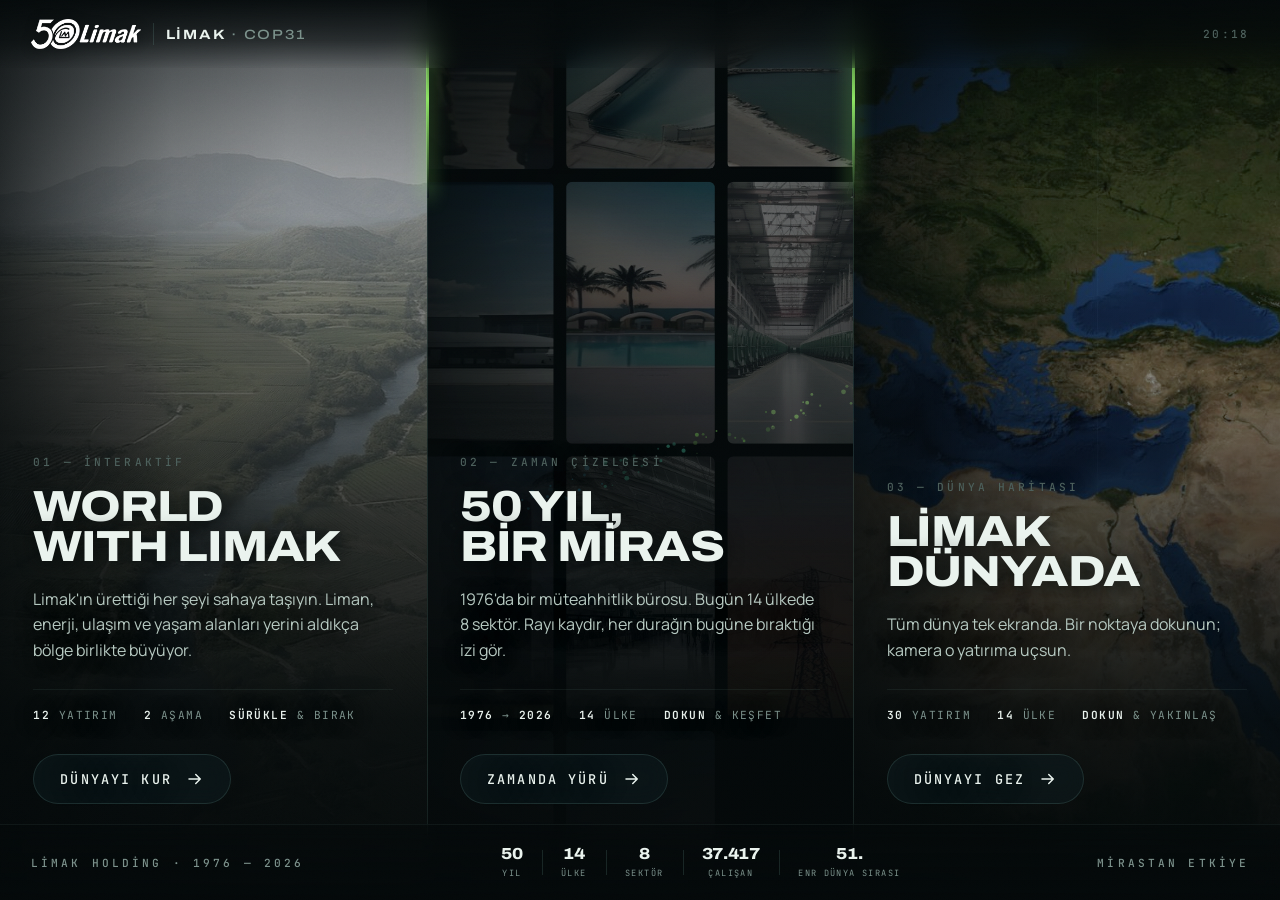
<file: index.html>
<!DOCTYPE html>
<html lang="tr">
<head>
<meta charset="utf-8">
<meta name="viewport" content="width=device-width, initial-scale=1, viewport-fit=cover">
<title>Limak · COP31 Deneyimi</title>
<meta name="description" content="Limak'ın 50 yıllık mirası ve yarattığı dünya — üç interaktif deneyim.">
<link rel="stylesheet" href="assets/css/base.css?v=39">
<link rel="stylesheet" href="assets/css/index.css?v=39">
<link rel="icon" href="data:image/svg+xml,%3Csvg xmlns='http://www.w3.org/2000/svg' viewBox='0 0 32 32'%3E%3Crect width='32' height='32' rx='9' fill='%238ce563'/%3E%3Cpath d='M11 8v13h10' stroke='%2304090a' stroke-width='3.4' fill='none' stroke-linecap='square'/%3E%3C/svg%3E">
</head>
<body class="home">

<!-- ── üst çubuk ───────────────────────────────────────── -->
<header class="topbar">
  <span class="brand">
    <img class="brand__logo" src="assets/img/logo-50yil.png" alt="Limak — 50. yıl" decoding="async">
    <span class="brand__sep" aria-hidden="true"></span>
    <span class="brand__text">Limak <em>· COP31</em></span>
  </span>
  <span class="topbar__clock eyebrow tabular" id="clock">--:--</span>
</header>

<!-- ── diptik ──────────────────────────────────────────── -->
<main class="diptych" id="diptych">

  <!-- ═══ SOL: WORLD WITH LIMAK ═══ -->
  <a class="panel panel--world" href="world.html" data-panel="world">
    <div class="panel__art">
      <img class="prev prev--base"  src="assets/img/scene/plate-base.jpg"  alt="" decoding="async">
      <img class="prev prev--alive" src="assets/img/scene/plate-alive.jpg" alt="" decoding="async">
      <span class="prev__ring"></span>
      <span class="panel__scrim"></span>
    </div>

    <div class="panel__body">
      <span class="panel__index eyebrow">01 — İnteraktif</span>
      <h2 class="panel__title" lang="en">World<br>with Limak</h2>
      <p class="panel__lede">Limak'ın ürettiği her şeyi sahaya taşıyın. Liman, enerji, ulaşım ve yaşam alanları yerini aldıkça bölge birlikte büyüyor.</p>
      <ul class="panel__meta">
        <li><b class="tabular">12</b> yatırım</li>
        <li><b class="tabular">2</b> aşama</li>
        <li><b>Sürükle</b> &amp; bırak</li>
      </ul>
      <span class="panel__cta">
        <span>Dünyayı kur</span>
        <svg viewBox="0 0 24 24" aria-hidden="true"><path d="M4 12h15m0 0-6-6m6 6-6 6" fill="none" stroke="currentColor" stroke-width="2" stroke-linecap="round" stroke-linejoin="round"/></svg>
      </span>
    </div>
  </a>

  <!-- ═══ SAĞ: 50 YIL ═══ -->
  <a class="panel panel--time" href="timeline.html" data-panel="time">
    <div class="panel__art">
      <div class="strip" id="strip" aria-hidden="true"></div>
      <canvas class="rail__px" id="railPx"></canvas>
      <span class="panel__scrim"></span>
    </div>

    <div class="panel__body">
      <span class="panel__index eyebrow">02 — Zaman çizelgesi</span>
      <h2 class="panel__title">50 Yıl,<br>Bir Miras</h2>
      <p class="panel__lede">1976'da bir müteahhitlik bürosu. Bugün 14 ülkede 8 sektör. Rayı kaydır, her durağın bugüne bıraktığı izi gör.</p>
      <ul class="panel__meta">
        <li><b class="tabular">1976</b> → <b class="tabular">2026</b></li>
        <li><b class="tabular">14</b> ülke</li>
        <li><b>Dokun</b> &amp; keşfet</li>
      </ul>
      <span class="panel__cta">
        <span>Zamanda yürü</span>
        <svg viewBox="0 0 24 24" aria-hidden="true"><path d="M4 12h15m0 0-6-6m6 6-6 6" fill="none" stroke="currentColor" stroke-width="2" stroke-linecap="round" stroke-linejoin="round"/></svg>
      </span>
    </div>
  </a>

  <!-- ═══ 3: LİMAK DÜNYADA ═══ -->
  <a class="panel panel--harita" href="harita.html" data-panel="harita">
    <div class="panel__art">
      <img class="prev prev--harita" src="assets/img/dunya/onizleme.jpg" alt="" decoding="async">
      <span class="panel__scrim"></span>
    </div>

    <div class="panel__body">
      <span class="panel__index eyebrow">03 — Dünya haritası</span>
      <h2 class="panel__title">Limak<br>Dünyada</h2>
      <p class="panel__lede">Tüm dünya tek ekranda. Bir noktaya dokunun; kamera o yatırıma uçsun.</p>
      <ul class="panel__meta">
        <li><b class="tabular">30</b> yatırım</li>
        <li><b class="tabular">14</b> ülke</li>
        <li><b>Dokun</b> &amp; yakınlaş</li>
      </ul>
      <span class="panel__cta">
        <span>Dünyayı gez</span>
        <svg viewBox="0 0 24 24" aria-hidden="true"><path d="M4 12h15m0 0-6-6m6 6-6 6" fill="none" stroke="currentColor" stroke-width="2" stroke-linecap="round" stroke-linejoin="round"/></svg>
      </span>
    </div>
  </a>

  <!-- yaşayan dikiş -->
  <span class="seam" id="seam"><i></i></span>
  <span class="seam seam--2" id="seam2"><i></i></span>
</main>

<footer class="homefoot">
  <span class="eyebrow">Limak Holding · 1976 — 2026</span>
  <ul class="scalebar scalebar--home" id="homeScale" aria-label="Limak Şirketler Grubu ölçeği"></ul>
  <span class="eyebrow">Mirastan etkiye</span>
</footer>

<span class="grain" aria-hidden="true"></span>
<script src="assets/data/timeline.js?v=39"></script>
<script src="assets/data/sectors.js?v=39"></script>
<script src="assets/js/scalebar.js?v=39"></script>
<script src="assets/js/home.js?v=39"></script>
</body>
</html>
</file>
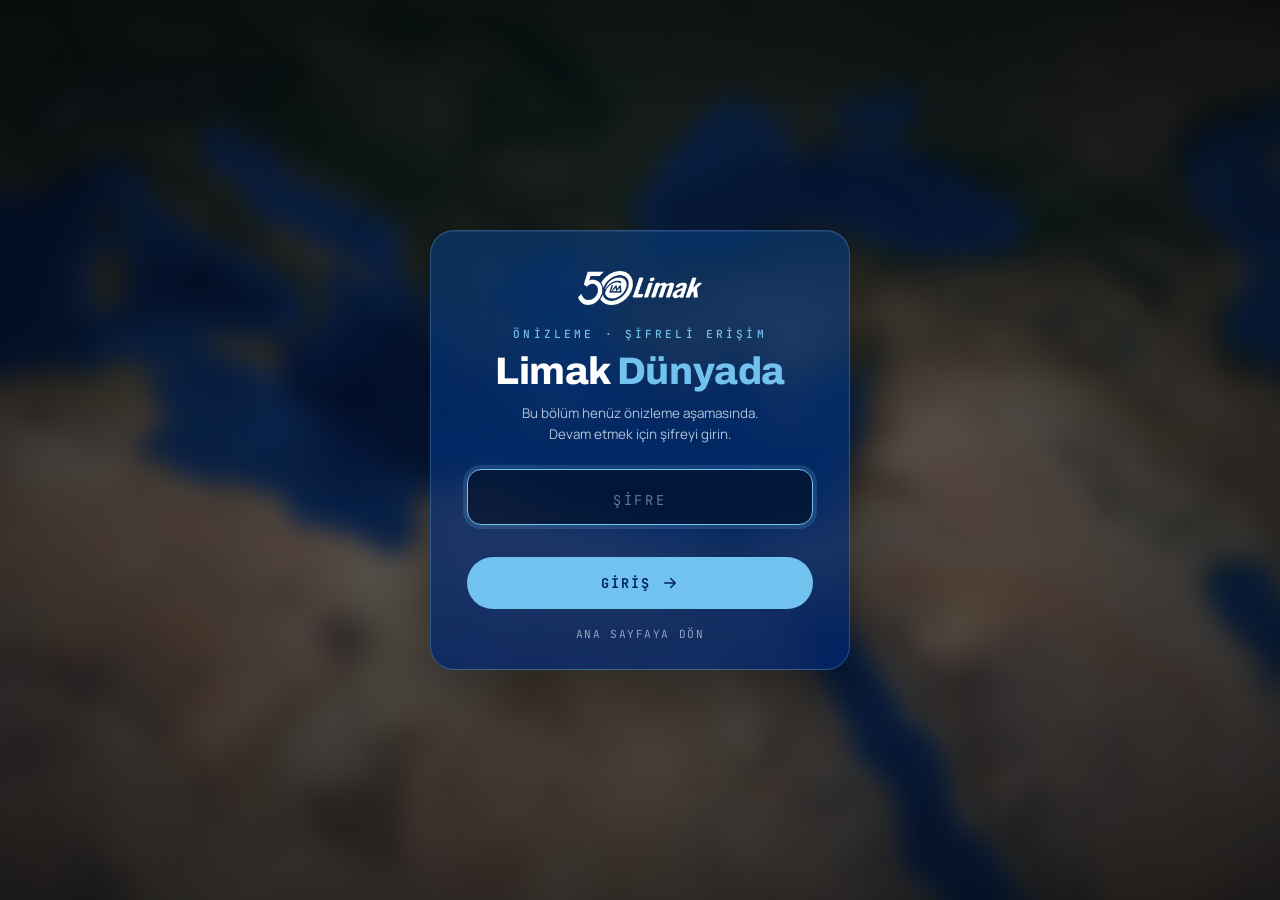
<file: harita.html>
<!DOCTYPE html>
<html lang="tr">
<head>
<meta charset="utf-8">
<meta name="viewport" content="width=device-width, initial-scale=1, viewport-fit=cover">
<title>Limak Dünyada</title>
<meta name="description" content="Limak'ın dünya genelindeki yatırımları — dokunun, yakınlaşın, keşfedin.">
<link rel="stylesheet" href="assets/css/base.css?v=1">
<link rel="stylesheet" href="assets/css/harita.css?v=6">
<script src="assets/js/kilit.js?v=2"></script>
<link rel="icon" href="data:image/svg+xml,%3Csvg xmlns='http://www.w3.org/2000/svg' viewBox='0 0 32 32'%3E%3Crect width='32' height='32' rx='9' fill='%2372c2ef'/%3E%3Ccircle cx='16' cy='16' r='8' stroke='%23002369' stroke-width='3' fill='none'/%3E%3C/svg%3E">
</head>
<body class="harita">

<div class="kilit" id="kilit" role="dialog" aria-modal="true" aria-labelledby="kilitBaslik">
  <form class="kilit__kutu" id="kilitForm" autocomplete="off" novalidate>
    <img class="kilit__logo" src="assets/img/logo-50yil.png" alt="Limak — 50. yıl" decoding="async">
    <span class="eyebrow kilit__eye">Önizleme · Şifreli erişim</span>
    <h1 class="kilit__baslik" id="kilitBaslik">Limak <em>Dünyada</em></h1>
    <p class="kilit__not">Bu bölüm henüz önizleme aşamasında. Devam etmek için şifreyi girin.</p>
    <label class="sr-only" for="kilitSifre">Şifre</label>
    <input class="kilit__alan" id="kilitSifre" type="password" inputmode="numeric" autocomplete="off" maxlength="16" placeholder="Şifre">
    <p class="kilit__hata" id="kilitHata" aria-live="assertive"></p>
    <button class="kilit__btn" type="submit">
      Giriş
      <svg viewBox="0 0 24 24" aria-hidden="true"><path d="M5 12h14m0 0-6-6m6 6-6 6" fill="none" stroke="currentColor" stroke-width="2" stroke-linecap="round" stroke-linejoin="round"/></svg>
    </button>
    <a class="kilit__cik" href="index.html">Ana sayfaya dön</a>
  </form>
</div>

<header class="topbar">
  <span class="brand">
    <img class="brand__logo" src="assets/img/logo-50yil.png" alt="Limak — 50. yıl" decoding="async">
    <span class="brand__sep" aria-hidden="true"></span>
    <span class="brand__text">Limak <em>Dünyada</em></span>
  </span>
  <span class="olcek eyebrow">14 ülke · 3 kıta</span>
  <a class="btn-back" href="index.html">
    <svg viewBox="0 0 24 24" aria-hidden="true"><path d="M20 12H5m0 0 6-6m-6 6 6 6" fill="none" stroke="currentColor" stroke-width="2" stroke-linecap="round" stroke-linejoin="round"/></svg>
    Çıkış
  </a>
</header>

<main class="sahne" id="sahne">
  <canvas class="kure" id="kure" aria-label="Limak'ın dünya genelindeki yatırımları"></canvas>
  <div class="imlecler" id="imlecler"></div>
  <div class="yedek" id="yedek" hidden></div>
</main>

<aside class="kart" id="kart" hidden aria-live="polite">
  <button class="kart__x" id="kartX" type="button" aria-label="Kapat">
    <svg viewBox="0 0 24 24" aria-hidden="true"><path d="M6 6l12 12M18 6 6 18" fill="none" stroke="currentColor" stroke-width="2" stroke-linecap="round"/></svg>
  </button>
  <div class="kart__foto" id="kartFoto"></div>
  <div class="kart__govde">
    <span class="eyebrow kart__eye" id="kartEye"></span>
    <h2 class="kart__baslik" id="kartBaslik"></h2>
    <p class="kart__en" id="kartEn" lang="en"></p>
    <p class="kart__meta" id="kartMeta"></p>
    <ul class="kart__rakam" id="kartRakam"></ul>
    <p class="kart__ozet" id="kartOzet"></p>
  </div>
</aside>

<nav class="gezinti" aria-label="Harita gezintisi">
  <button class="don don--geri" id="geriBtn" type="button">
    <svg viewBox="0 0 24 24" aria-hidden="true"><path d="M19 12H5M11 6l-6 6 6 6" fill="none" stroke="currentColor" stroke-width="1.8" stroke-linecap="round" stroke-linejoin="round"/></svg>
    Geri
  </button>
  <button class="don" id="donBtn" type="button">
    <svg viewBox="0 0 24 24" aria-hidden="true"><circle cx="12" cy="12" r="9" fill="none" stroke="currentColor" stroke-width="1.8"/><path d="M3 12h18M12 3c3 3 3 15 0 18M12 3c-3 3-3 15 0 18" fill="none" stroke="currentColor" stroke-width="1.6"/></svg>
    Dünyaya dön
  </button>
</nav>
<p class="ipucu eyebrow" id="ipucu">
  <span class="ipucu__el">Bir noktaya dokunun</span>
  <span class="ipucu__tur">Otomatik tur · durdurmak için dokunun</span>
</p>
<p class="atif">Görüntü: NASA Earth Observatory · Blue Marble</p>
<span class="grain" aria-hidden="true"></span>

<script src="assets/vendor/three.min.js?v=1"></script>
<script src="assets/img/dunya/zemin.js?v=1"></script>
<script src="assets/data/dunya.js?v=2"></script>
<script src="assets/js/harita-mat.js?v=1"></script>
<script src="assets/js/harita-kure.js?v=3"></script>
<script src="assets/js/harita.js?v=5"></script>
</body>
</html>
</file>
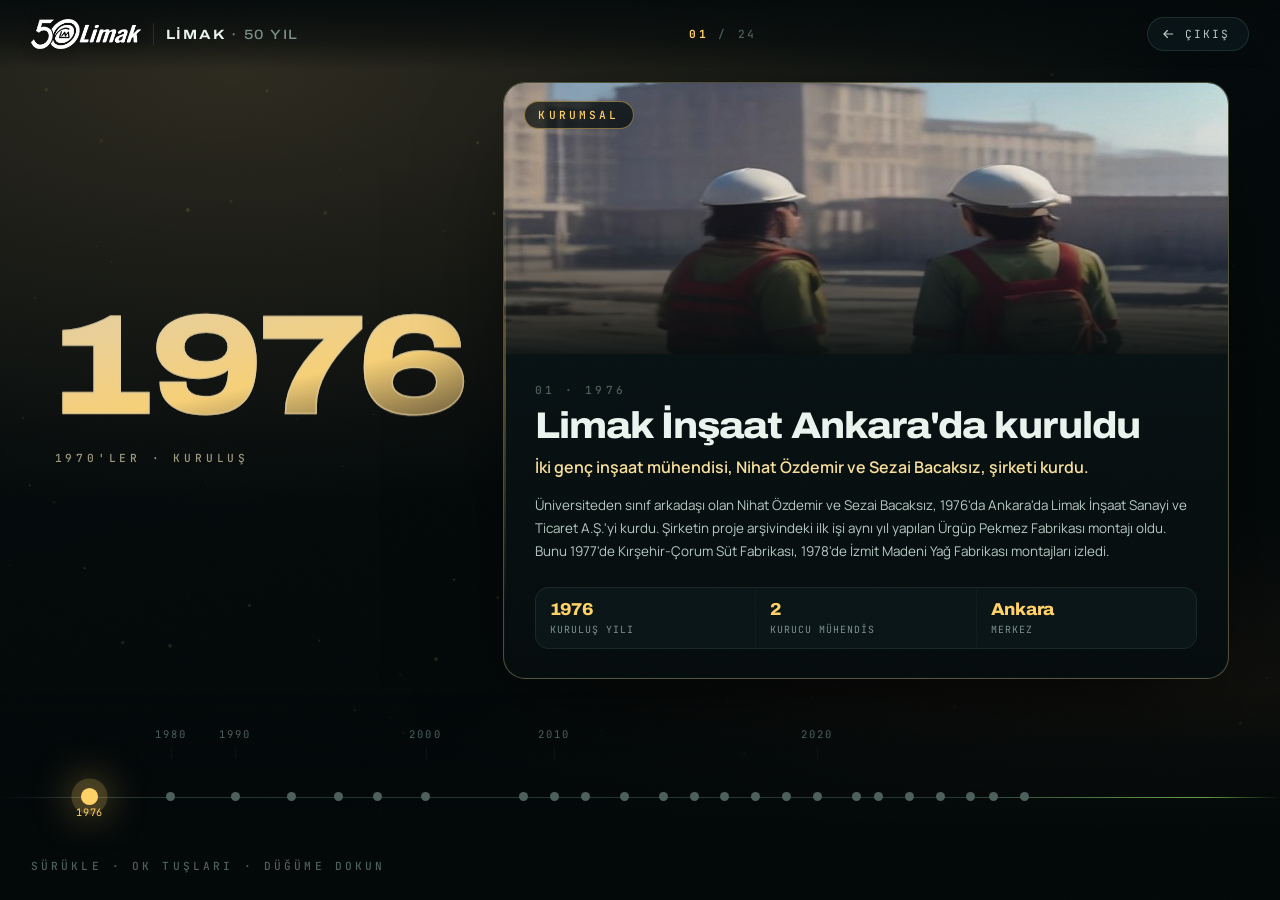
<file: timeline.html>
<!DOCTYPE html>
<html lang="tr">
<head>
<meta charset="utf-8">
<meta name="viewport" content="width=device-width, initial-scale=1, viewport-fit=cover">
<title>Limak · 50 Yıl</title>
<link rel="stylesheet" href="assets/css/base.css?v=47">
<link rel="stylesheet" href="assets/css/timeline.css?v=47">
<link rel="icon" href="data:image/svg+xml,%3Csvg xmlns='http://www.w3.org/2000/svg' viewBox='0 0 32 32'%3E%3Crect width='32' height='32' rx='9' fill='%238ce563'/%3E%3Cpath d='M11 8v13h10' stroke='%2304090a' stroke-width='3.4' fill='none' stroke-linecap='square'/%3E%3C/svg%3E">
</head>
<body class="tl">

<!-- dönem ışığı: kaydırdıkça tüm sayfanın rengi değişir -->
<div class="era" id="era" aria-hidden="true">
  <span class="era__glow"></span>
  <canvas class="era__px" id="eraPx"></canvas>
</div>

<header class="topbar">
  <a class="brand" href="index.html">
    <img class="brand__logo" src="assets/img/logo-50yil.png" alt="Limak — 50. yıl" decoding="async">
    <span class="brand__sep" aria-hidden="true"></span>
    <span class="brand__text">Limak <em>· 50 Yıl</em></span>
  </a>
  <span class="tl__counter eyebrow tabular" id="counter">01 / 24</span>
  <a class="btn-back" href="index.html">
    <svg viewBox="0 0 24 24" aria-hidden="true"><path d="M20 12H5m0 0 6-6m-6 6 6 6" fill="none" stroke="currentColor" stroke-width="2" stroke-linecap="round" stroke-linejoin="round"/></svg>
    Çıkış
  </a>
</header>

<!-- ═══ SAHNE ═══ -->
<main class="stagewrap">

  <!-- dev yıl: kilometre sayacı gibi dönen rakamlar -->
  <div class="yearbig" aria-hidden="true">
    <div class="odo" id="odo"></div>
    <span class="yearbig__label eyebrow" id="yearLabel"></span>
  </div>
  <span class="sr-only" id="yearBig" aria-live="polite"></span>

  <!-- içerik: kitap sayfası gibi açılır -->
  <div class="book" id="book">
    <article class="card" id="card">
      <div class="card__media">
        <img class="card__img" id="cardImg" alt="" decoding="async">
        <span class="card__mediafall" id="cardFall"></span>
        <span class="card__sector eyebrow" id="cardSector"></span>
      </div>
      <div class="card__body">
        <span class="card__year eyebrow tabular" id="cardYear"></span>
        <h2 class="card__title" id="cardTitle"></h2>
        <p class="card__sub" id="cardSub"></p>
        <p class="card__text" id="cardText"></p>
        <ul class="card__stats" id="cardStats"></ul>
      </div>
    </article>
  </div>
</main>

<!-- ═══ RAY ═══ -->
<footer class="rail" id="rail">
  <div class="rail__decades" id="decades" aria-hidden="true"></div>
  <div class="rail__line" aria-hidden="true"></div>
  <div class="rail__track" id="track"></div>
  <div class="rail__future" id="future" aria-hidden="true"></div>
  <p class="rail__hint eyebrow" id="railHint">Sürükle · ok tuşları · düğüme dokun</p>
</footer>

<span class="grain" aria-hidden="true"></span>

<script src="assets/data/timeline.js?v=47"></script>
<script src="assets/js/timeline.js?v=47"></script>
</body>
</html>
</file>
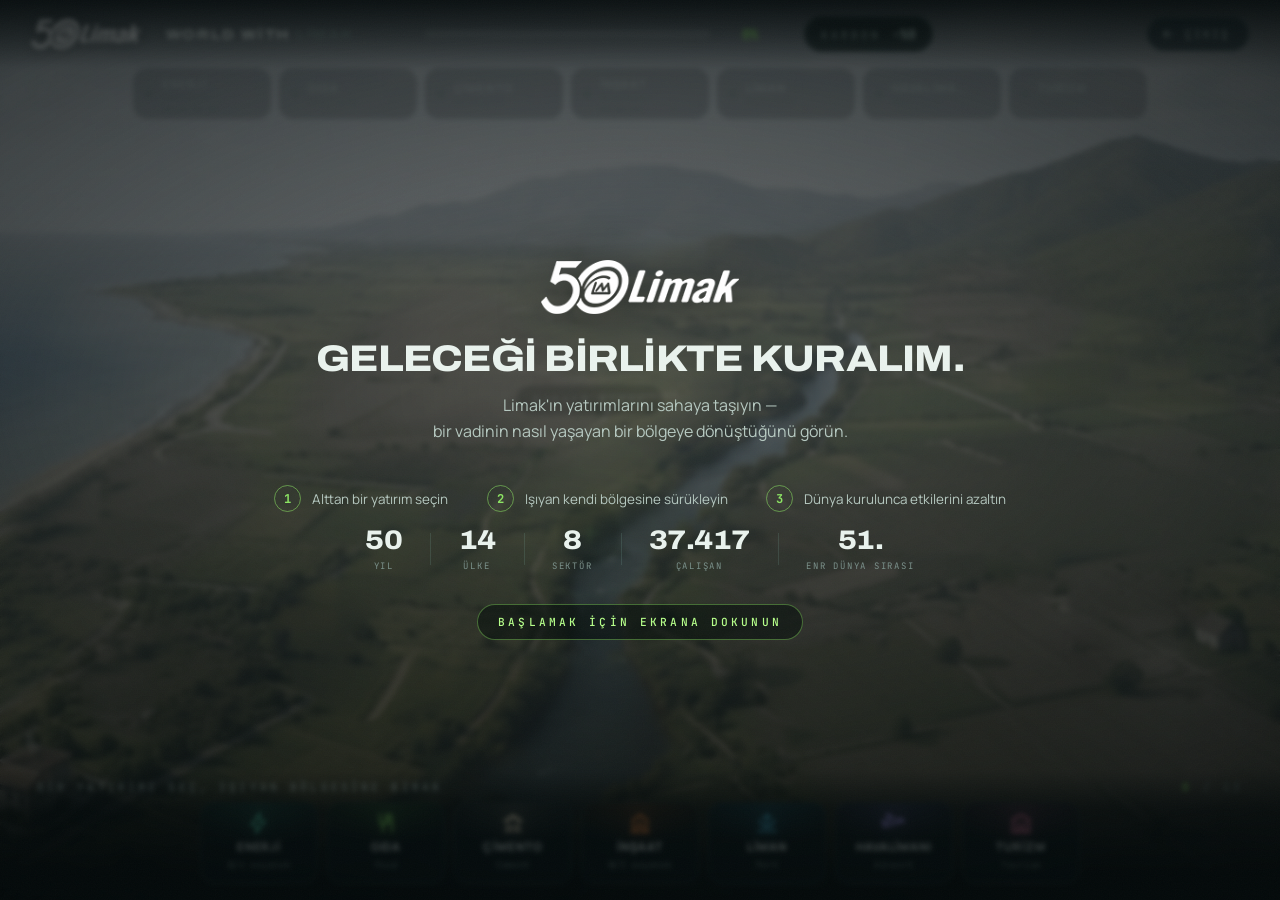
<file: world.html>
<!DOCTYPE html>
<html lang="tr">
<head>
<meta charset="utf-8">
<meta name="viewport" content="width=device-width, initial-scale=1, viewport-fit=cover">
<title>World with Limak</title>
<link rel="stylesheet" href="assets/css/base.css?v=61">
<link rel="stylesheet" href="assets/css/world.css?v=61">
<link rel="icon" href="data:image/svg+xml,%3Csvg xmlns='http://www.w3.org/2000/svg' viewBox='0 0 32 32'%3E%3Crect width='32' height='32' rx='9' fill='%238ce563'/%3E%3Cpath d='M11 8v13h10' stroke='%2304090a' stroke-width='3.4' fill='none' stroke-linecap='square'/%3E%3C/svg%3E">
</head>
<body class="world">

<!-- ═══ SAHNE ═══ -->
<div class="stage" id="stage">

  <!-- ── FOTOĞRAF KATMANLARI ─────────────────────────────
       plate-base : aynı manzaranın sessiz sabah hâli (taban)
       plate-alive: aynı manzaranın günün ışığındaki hâli — merkezden dışa açılır
       .sector    : her sektörün yapısı, kendi bölge maskesiyle
       Üçü de aynı ana fotoğrafın türevi olduğu için hizalama kusursuz.
  ────────────────────────────────────────────────────── -->
  <div class="scene" id="scene">
    <img class="plate plate--base"  id="plateBase"  src="assets/img/scene/plate-base.jpg?v=61"  alt="" decoding="async">
    <img class="plate plate--alive" id="plateAlive" src="assets/img/scene/plate-alive.jpg?v=61" alt="" decoding="async">
    <!-- bölgesel iyileşme: her yerleştirme kendi bölgesini anında yeşertir -->
    <div class="heals" id="heals"></div>
    <div class="sectors" id="sectors"></div>
    <span class="scene__grade" aria-hidden="true"></span>
  </div>

  <!-- yerleştirme anında bölgenin yanında beliren gerçek veri -->
  <div class="factchip" id="factchip" aria-live="polite">
    <span class="factchip__eye eyebrow" id="factEye"></span>
    <b class="factchip__txt" id="factTxt"></b>
  </div>

  <!-- kilometre taşı: 2/4/6/8'de sahnenin ortasında beliren an -->
  <div class="milestone" id="milestone" aria-live="polite">
    <b class="milestone__n tabular" id="msNum"></b>
    <span class="milestone__t" id="msTxt"></span>
  </div>

  <!-- şok dalgaları + kıvılcımlar -->
  <canvas class="fx" id="fx"></canvas>

  <!-- merkez hedef -->
  <div class="core" id="core">
    <span class="core__halo"></span>
    <span class="core__ring core__ring--a"></span>
    <span class="core__ring core__ring--b"></span>
    <span class="core__plus">
      <svg viewBox="0 0 40 40" aria-hidden="true">
        <path d="M20 9v22M9 20h22" stroke="currentColor" stroke-width="2.2" stroke-linecap="round"/>
      </svg>
    </span>
    <span class="core__label" id="coreLabel">Buraya bırak</span>
  </div>
</div>

<!-- ═══ ÜST ÇUBUK ═══ -->
<header class="topbar wtop">
  <span class="brand">
    <img class="brand__logo" src="assets/img/logo-50yil.png" alt="Limak — 50. yıl" decoding="async">
    <span class="brand__sep" aria-hidden="true"></span>
    <span class="brand__text">World with <em>Limak</em></span>
  </span>

  <div class="gauge" role="progressbar" aria-valuemin="0" aria-valuemax="100" aria-valuenow="0" id="gauge">
    <span class="gauge__track"><i class="gauge__fill" id="gaugeFill"></i></span>
    <b class="gauge__num tabular" id="gaugeNum">0%</b>
  </div>

  <div class="carbon" id="carbon">
    <span class="carbon__lbl eyebrow" id="carbonLbl">Karbon</span>
    <b class="carbon__val tabular" id="carbonVal">%0</b>
  </div>

  <a class="btn-back" href="index.html">
    <svg viewBox="0 0 24 24" aria-hidden="true"><path d="M20 12H5m0 0 6-6m-6 6 6 6" fill="none" stroke="currentColor" stroke-width="2" stroke-linecap="round" stroke-linejoin="round"/></svg>
    Çıkış
  </a>
</header>

<!-- ═══ SEKTÖR OKUMALARI (sol) ═══ -->
<aside class="readouts" id="readouts"></aside>

<!-- ═══ DAL AÇILIR PANELİ — "tıklasın, seçenekler açılsın" ═══ -->
<div class="subtray" id="subtray" hidden>
  <div class="subtray__head">
    <span class="subtray__title eyebrow" id="subtrayTitle"></span>
    <button class="subtray__x" id="subtrayX" type="button" aria-label="Kapat">
      <svg viewBox="0 0 24 24" fill="none" stroke="currentColor" stroke-width="2"
        stroke-linecap="round"><path d="M6 6l12 12M18 6L6 18"/></svg>
    </button>
  </div>
  <div class="subtray__rail" id="subtrayRail"></div>
</div>

<!-- ═══ KAPI UYARISI — "çimento olmadan şehir olmaz" ═══ -->
<div class="gatewarn" id="gatewarn" hidden role="status">
  <span class="gatewarn__ico" aria-hidden="true">
    <svg class="gw-kilit" viewBox="0 0 24 24" fill="none" stroke="currentColor" stroke-width="2">
      <rect x="5" y="11" width="14" height="9" rx="2"/><path d="M8 11V7.5a4 4 0 0 1 8 0V11"/></svg>
    <svg class="gw-geri" viewBox="0 0 24 24" fill="none" stroke="currentColor" stroke-width="2" stroke-linecap="round" stroke-linejoin="round">
      <path d="M9 14 4 9l5-5M4 9h10.5a5.5 5.5 0 0 1 0 11H11"/></svg>
  </span>
  <span class="gatewarn__txt">
    <b id="gatewarnTxt"></b>
    <span id="gatewarnWhy"></span>
  </span>
</div>

<!-- ═══ ALT TEPSİ ═══ -->
<footer class="tray" id="tray">
  <div class="tray__head">
    <span class="tray__hint eyebrow" id="trayHint">Bir yatırımı seç, ışıyan bölgesine bırak</span>
    <span class="tray__acts">
      <!-- 02.10: kurulumda ve etki azaltmada son adımı geri alır -->
      <button class="undo" id="undoBtn" type="button" hidden aria-label="Son adımı geri al">
        <svg viewBox="0 0 24 24" aria-hidden="true"><path d="M9 14 4 9l5-5M4 9h10.5a5.5 5.5 0 0 1 0 11H11" fill="none" stroke="currentColor" stroke-width="2" stroke-linecap="round" stroke-linejoin="round"/></svg>
        Geri al
      </button>
      <span class="tray__count eyebrow tabular" id="trayCount">0 / 12</span>
    </span>
  </div>
  <div class="tray__rail" id="trayRail"></div>
</footer>

<!-- ═══ İLERİ — dünya tamamlanınca "Devam", azaltma bitince "Bitir" (02.10) ═══ -->
<button class="ileri" id="ileriBtn" type="button" hidden>
  <span class="ileri__eye eyebrow" id="ileriEye">Dünya tamamlandı</span>
  <span class="ileri__txt" id="ileriTxt">Devam</span>
  <svg viewBox="0 0 24 24" aria-hidden="true"><path d="M4 12h15m0 0-6-6m6 6-6 6" fill="none" stroke="currentColor" stroke-width="2" stroke-linecap="round" stroke-linejoin="round"/></svg>
</button>

<!-- ═══ SEKTÖR DETAY KARTI ═══ -->
<div class="sheet" id="sheet" hidden>
  <div class="sheet__panel" role="dialog" aria-modal="true" aria-labelledby="sheetTitle">
    <button class="sheet__x" id="sheetX" aria-label="Kapat">
      <svg viewBox="0 0 24 24"><path d="M6 6l12 12M18 6L6 18" stroke="currentColor" stroke-width="2" stroke-linecap="round"/></svg>
    </button>
    <span class="sheet__tag eyebrow" id="sheetTag"></span>
    <h3 class="sheet__title" id="sheetTitle"></h3>
    <p class="sheet__lede" id="sheetLede"></p>
    <ul class="sheet__stats" id="sheetStats"></ul>
    <p class="sheet__note" id="sheetNote"></p>
  </div>
</div>

<!-- ═══ 2. AŞAMA GEÇİŞİ — "Şimdi dünyayı kurduk, etkileri azaltma vakti" ═══ -->
<div class="phase2" id="phase2" hidden>
  <div class="phase2__inner">
    <span class="eyebrow phase2__eye">1. Aşama tamamlandı</span>
    <h2 class="phase2__title">Dünyayı kurduk.<br><em>Şimdi etkileri azaltma vakti.</em></h2>
    <p class="phase2__lede">Kurduğun her yatırımın bir izi var. Alttan bir yatırıma dokun,
      o izi azaltacak önlemi seç — kararın sahada karşılığını göreceksin.</p>
    <button class="btn btn--solid" id="phase2Btn" type="button">Azaltmaya başla
      <svg viewBox="0 0 24 24"><path d="M4 12h15m0 0-6-6m6 6-6 6" fill="none" stroke="currentColor" stroke-width="2" stroke-linecap="round" stroke-linejoin="round"/></svg>
    </button>
  </div>
</div>

<!-- ═══ ÖNLEM PANELİ — yatırıma dokununca açılır ═══ -->
<div class="fixpanel" id="fixpanel" hidden>
  <div class="fixpanel__head">
    <span class="fixpanel__title" id="fixTitle"></span>
    <span class="fixpanel__meter" aria-hidden="true"><i id="fixFill"></i></span>
    <b class="fixpanel__num tabular" id="fixNum"></b>
    <button class="fixpanel__x" id="fixX" type="button" aria-label="Kapat">
      <svg viewBox="0 0 24 24" fill="none" stroke="currentColor" stroke-width="2"
        stroke-linecap="round"><path d="M6 6l12 12M18 6L6 18"/></svg>
    </button>
  </div>
  <div class="fixpanel__rail" id="fixRail"></div>
</div>

<!-- ═══ BUNU BİLİYOR MUYDUNUZ — 2. aşamanın finali ═══ -->
<div class="didyou" id="didyou" hidden>
  <div class="didyou__panel" role="dialog" aria-modal="true" aria-labelledby="didyouEye">
    <img class="didyou__logo" src="assets/img/logo-50yil.png" alt="Limak" decoding="async">
    <span class="eyebrow didyou__eye" id="didyouEye">Bunu biliyor muydunuz?</span>
    <b class="didyou__pick" id="didyouPick"></b>
    <p class="didyou__txt" id="didyouTxt"></p>
    <button class="btn btn--solid" id="didyouBtn" type="button">Devam
      <svg viewBox="0 0 24 24"><path d="M4 12h15m0 0-6-6m6 6-6 6" fill="none" stroke="currentColor" stroke-width="2" stroke-linecap="round" stroke-linejoin="round"/></svg>
    </button>
  </div>
</div>

<!-- ═══ FİNAL ═══ -->
<div class="finale" id="finale" hidden>
  <div class="finale__inner">
    <span class="eyebrow finale__eye">Bölge tamamlandı</span>
    <h2 class="finale__title">Geleceği<br><em>birlikte kurduk</em></h2>
    <p class="finale__lede">Şimdi aldığımız kararlarla geleceği şekillendirme vakti. Enerjiden altyapıya, ulaşımdan turizme; attığımız her adım geleceğin şehirlerini dönüştürüyor.</p>
    <ul class="finale__stats" id="finaleStats"></ul>
    <div class="finale__acts">
      <button class="btn btn--ghost" id="againBtn">Yeniden kur</button>
      <a class="btn btn--solid" href="timeline.html">50 yıllık hikâyeyi gör
        <svg viewBox="0 0 24 24"><path d="M4 12h15m0 0-6-6m6 6-6 6" fill="none" stroke="currentColor" stroke-width="2" stroke-linecap="round" stroke-linejoin="round"/></svg>
      </a>
    </div>
  </div>
</div>

<!-- açılış anı: fuar ziyaretçisini karşılar; ekranın herhangi bir yerine dokununca çekilir -->
<div class="intro" id="intro" role="button" tabindex="0" aria-label="Başlamak için dokunun">
  <img class="intro__logo" src="assets/img/logo-50yil.png" alt="" decoding="async">
  <p class="intro__line1">Geleceği birlikte kuralım.</p>
  <p class="intro__line2">Limak'ın yatırımlarını sahaya taşıyın —<br>bir vadinin nasıl yaşayan bir bölgeye dönüştüğünü görün.</p>
  <ol class="intro__how" aria-label="Nasıl çalışır">
    <li><b>1</b><span>Alttan bir yatırım seçin</span></li>
    <li><b>2</b><span>Işıyan kendi bölgesine sürükleyin</span></li>
    <li><b>3</b><span>Dünya kurulunca etkilerini azaltın</span></li>
  </ol>
  <ul class="scalebar" id="introScale" aria-label="Limak Şirketler Grubu ölçeği"></ul>
  <span class="intro__hint eyebrow">Başlamak için ekrana dokunun</span>
</div>

<span class="vignette" aria-hidden="true"></span>
<span class="grain" aria-hidden="true"></span>

<script src="assets/data/sectors.js?v=61"></script>
<script src="assets/data/mitigation.js?v=61"></script>
<script src="assets/data/scene.js?v=61"></script>
<script src="assets/js/world.js?v=61"></script>
<script src="assets/js/scalebar.js?v=61"></script>
</body>
</html>
</file>
<file: assets/css/base.css>
@import url("fonts.css");

/* ============================================================
   LİMAK · COP31 FUAR DENEYİMİ — tasarım sistemi
   Karanlık toprak zemin, sektöre göre ışık rengi.
   ============================================================ */

:root {
  /* ---- zemin: siyah değil, gece toprağı ---- */
  --void:      #04090a;
  --soil:      #081013;
  --mist:      #0e1c20;
  --ridge:     #16292e;
  --hairline:  rgba(150, 214, 195, 0.14);
  --hairline-soft: rgba(150, 214, 195, 0.07);

  /* ---- yaşam: filiz yeşili ailesi ---- */
  --sprout:    #8ce563;
  --sprout-hi: #b6ff8a;
  --emerald:   #22c55e;
  --deep-leaf: #0d6b3f;

  /* ---- sektör ışıkları ---- */
  --s-ruzgar:   #5be8c0;
  --s-gunes:    #ffc861;
  --s-su:       #4cc9f0;
  --s-insaat:   #ff8a3d;
  --s-cimento:  #cdbfa4;
  --s-hava:     #b39dff;
  --s-turizm:   #ff7fa8;
  --s-orman:    #8ce563;

  /* ---- metin ---- */
  --bone:      #eaf3ee;
  --bone-dim:  #b6c9c1;
  --ash:       #7b918b;
  --ash-deep:  #4c5f5b;

  /* ---- tipografi ---- */
  --f-display: "Archivo", "Segoe UI", system-ui, sans-serif;
  --f-body:    "Manrope", "Segoe UI", system-ui, sans-serif;
  --f-data:    "JetBrains Mono", ui-monospace, "Cascadia Mono", monospace;

  /* ---- ölçek (fuar ekranı: büyük) ---- */
  --t-mega:  clamp(3.5rem, 11vw, 11.5rem);
  --t-xxl:   clamp(2.4rem, 5.2vw, 5rem);
  --t-xl:    clamp(1.7rem, 2.9vw, 2.9rem);
  --t-lg:    clamp(1.25rem, 1.7vw, 1.7rem);
  --t-md:    clamp(1rem, 1.15vw, 1.18rem);
  --t-sm:    clamp(0.84rem, 0.92vw, 0.95rem);
  --t-xs:    clamp(0.7rem, 0.74vw, 0.78rem);

  /* ---- hareket ---- */
  --ease-out: cubic-bezier(0.16, 1, 0.3, 1);
  --ease-io:  cubic-bezier(0.65, 0, 0.35, 1);
  --ease-spring: cubic-bezier(0.34, 1.56, 0.64, 1);

  --r-sm: 8px;
  --r-md: 14px;
  --r-lg: 22px;
  --r-pill: 999px;
}

*, *::before, *::after { box-sizing: border-box; }

html, body {
  margin: 0;
  padding: 0;
  height: 100%;
  background: var(--void);
  color: var(--bone);
  font-family: var(--f-body);
  font-size: 16px;
  -webkit-font-smoothing: antialiased;
  text-rendering: optimizeLegibility;
  overscroll-behavior: none;
}

body {
  overflow: hidden;
  cursor: default;
  -webkit-tap-highlight-color: transparent;
}

img, svg { display: block; max-width: 100%; }
button { font: inherit; color: inherit; border: 0; background: none; cursor: pointer; }

::selection { background: var(--sprout); color: var(--void); }

/* ---- odak: fuar ekranında görünmez olmasın ---- */
:focus-visible {
  outline: 2px solid var(--sprout);
  outline-offset: 3px;
  border-radius: 4px;
}

/* ============================================================
   ORTAK BİLEŞENLER
   ============================================================ */

/* --- üst çubuk --- */
.topbar {
  position: fixed;
  inset: 0 0 auto 0;
  height: 68px;
  display: flex;
  align-items: center;
  gap: 20px;
  padding: 0 clamp(18px, 2.4vw, 40px);
  z-index: 60;
  background: linear-gradient(180deg, rgba(4, 9, 10, 0.92) 0%, rgba(4, 9, 10, 0.55) 60%, transparent 100%);
  backdrop-filter: blur(14px);
  -webkit-backdrop-filter: blur(14px);
  pointer-events: none;
}
.topbar > * { pointer-events: auto; }

.brand {
  display: flex;
  align-items: center;
  gap: 12px;
  text-decoration: none;
  color: inherit;
}
.brand__mark {
  width: 30px; height: 30px;
  flex: none;
}
.brand__logo {
  height: 30px;
  width: auto;
  display: block;
  flex: none;
  filter: drop-shadow(0 1px 6px rgba(0, 0, 0, 0.45));
}
.brand__sep {
  width: 1px;
  height: 22px;
  flex: none;
  background: var(--hairline);
}
.brand__text {
  font-family: var(--f-display);
  font-weight: 700;
  font-stretch: 118%;
  letter-spacing: 0.13em;
  font-size: var(--t-sm);
  text-transform: uppercase;
  white-space: nowrap;
}
.brand__text em {
  font-style: normal;
  color: var(--ash);
  font-weight: 500;
}

/* --- etiket / eyebrow --- */
.eyebrow {
  font-family: var(--f-data);
  font-size: var(--t-xs);
  letter-spacing: 0.28em;
  text-transform: uppercase;
  color: var(--ash);
  font-weight: 500;
}

/* --- geri butonu --- */
.btn-back {
  margin-left: auto;
  display: inline-flex;
  align-items: center;
  gap: 10px;
  padding: 9px 18px 9px 13px;
  border-radius: var(--r-pill);
  border: 1px solid var(--hairline);
  background: rgba(14, 28, 32, 0.6);
  font-family: var(--f-data);
  font-size: var(--t-xs);
  letter-spacing: 0.18em;
  text-transform: uppercase;
  color: var(--bone-dim);
  text-decoration: none;
  transition: border-color 0.3s, color 0.3s, background 0.3s;
}
.btn-back:hover { border-color: var(--sprout); color: var(--sprout); background: rgba(140, 229, 99, 0.08); }
.btn-back svg { width: 14px; height: 14px; }

/* --- ince gürültü dokusu: dijital düzlüğü kırar --- */
.grain {
  position: fixed;
  inset: -50%;
  z-index: 90;
  pointer-events: none;
  opacity: 0.035;
  background-image: url("data:image/svg+xml,%3Csvg xmlns='http://www.w3.org/2000/svg' width='160' height='160'%3E%3Cfilter id='n'%3E%3CfeTurbulence type='fractalNoise' baseFrequency='0.85' numOctaves='3'/%3E%3C/filter%3E%3Crect width='160' height='160' filter='url(%23n)'/%3E%3C/svg%3E");
  animation: grainshift 0.9s steps(3) infinite;
  mix-blend-mode: overlay;
}
@keyframes grainshift {
  0%   { transform: translate(0, 0); }
  33%  { transform: translate(-3%, 2%); }
  66%  { transform: translate(2%, -3%); }
  100% { transform: translate(0, 0); }
}

/* --- vinyet --- */
.vignette {
  position: fixed;
  inset: 0;
  z-index: 55;
  pointer-events: none;
  background: radial-gradient(128% 96% at 50% 46%, transparent 56%, rgba(0, 0, 0, 0.42) 100%);
}

/* --- yükleme kaplaması --- */
.boot {
  position: fixed;
  inset: 0;
  z-index: 200;
  display: grid;
  place-items: center;
  background: var(--void);
  transition: opacity 0.8s var(--ease-out), visibility 0.8s;
}
.boot.is-done { opacity: 0; visibility: hidden; }
.boot__bar {
  width: 180px; height: 2px;
  background: var(--ridge);
  overflow: hidden;
  border-radius: 2px;
}
.boot__bar i {
  display: block; height: 100%; width: 40%;
  background: var(--sprout);
  animation: bootslide 1.1s var(--ease-io) infinite;
}
@keyframes bootslide {
  0%   { transform: translateX(-110%); }
  100% { transform: translateX(360%); }
}

/* --- ekran çok küçükse uyarı yerine sadece ölçek düşer --- */
@media (prefers-reduced-motion: reduce) {
  *, *::before, *::after {
    animation-duration: 0.001ms !important;
    animation-iteration-count: 1 !important;
    transition-duration: 0.08s !important;
  }
  .grain { animation: none; }
}

/* --- yardımcılar --- */
.sr-only {
  position: absolute; width: 1px; height: 1px;
  padding: 0; margin: -1px; overflow: hidden;
  clip: rect(0, 0, 0, 0); white-space: nowrap; border: 0;
}
.tabular { font-variant-numeric: tabular-nums; }

/* ============================================================
   ÖLÇEK ŞERİDİ — grubun büyüklüğü, karşılama anında
   Rakam iri ve display fontunda; etiket küçük ve sessiz.
   Böylece uzaktan bakıldığında önce sayılar okunur.
   ============================================================ */
.scalebar {
  display: flex;
  flex-wrap: wrap;
  justify-content: center;
  align-items: stretch;
  gap: 0;
  margin: 0;
  padding: 0;
  list-style: none;
}
.scalebar li {
  position: relative;
  padding: 0 clamp(16px, 2.2vw, 34px);
  text-align: center;
}
.scalebar li + li::before {          /* aradaki ince ayraç */
  content: "";
  position: absolute;
  left: 0; top: 14%;
  width: 1px; height: 72%;
  background: var(--hairline);
}
.scalebar b {
  display: block;
  font-family: var(--f-display);
  font-weight: 800;
  font-stretch: 112%;
  font-size: clamp(1.3rem, 2.1vw, 2.05rem);
  letter-spacing: -0.02em;
  line-height: 1.05;
  color: var(--bone);
  font-variant-numeric: tabular-nums;
}
.scalebar span {
  display: block;
  margin-top: 5px;
  font-family: var(--f-data);
  font-size: clamp(0.56rem, 0.66vw, 0.7rem);
  letter-spacing: 0.2em;
  text-transform: uppercase;
  color: var(--ash);
  white-space: nowrap;
}
/* sırayla belirir — sayılar tek tek oturur */
.scalebar li {
  opacity: 0;
  translate: 0 10px;
  animation: scaleIn 0.7s var(--ease-out) forwards;
  animation-delay: calc(var(--i) * 90ms + 400ms);
}
@keyframes scaleIn { to { opacity: 1; translate: 0 0; } }

/* giriş sayfası: alt bilgi çubuğunun orta yuvasında, kompakt */
.scalebar--home b { font-size: clamp(0.95rem, 1.25vw, 1.24rem); }
.scalebar--home span { font-size: 0.54rem; letter-spacing: 0.16em; }
.scalebar--home li { padding: 0 clamp(10px, 1.5vw, 22px); }
@media (max-width: 1000px) { .scalebar--home { display: none; } }
</file>
<file: assets/css/index.css>
/* ============================================================
   GİRİŞ — diptik: iki deneyim, aralarında yaşayan bir dikiş
   ============================================================ */

.home { background: var(--void); }

.topbar__clock {
  margin-left: auto;
  color: var(--ash-deep);
  letter-spacing: 0.2em;
}

/* ---------- ızgara ---------- */
.diptych {
  position: fixed;
  inset: 0;
  display: grid;
  grid-template-columns: 1fr 1fr 1fr;
  transition: grid-template-columns 0.9s var(--ease-out);
}
.diptych[data-hover="world"]  { grid-template-columns: 1.5fr 0.75fr 0.75fr; }
.diptych[data-hover="time"]   { grid-template-columns: 0.75fr 1.5fr 0.75fr; }
.diptych[data-hover="harita"] { grid-template-columns: 0.75fr 0.75fr 1.5fr; }

/* ---------- panel ---------- */
.panel {
  position: relative;
  overflow: hidden;
  display: flex;
  flex-direction: column;
  justify-content: flex-end;
  text-decoration: none;
  color: inherit;
  isolation: isolate;
}
.panel::after {                    /* içeriden dışarı sızan ışık */
  content: "";
  position: absolute;
  inset: auto -20% -40% -20%;
  height: 70%;
  z-index: 1;
  background: radial-gradient(60% 100% at 50% 100%, var(--panel-light) 0%, transparent 72%);
  opacity: 0;
  transition: opacity 0.9s var(--ease-out);
  pointer-events: none;
}
.panel--world { --panel-light: rgba(140, 229, 99, 0.30); }
.panel--time  { --panel-light: rgba(76, 201, 240, 0.28); }
.panel--harita { --panel-light: rgba(114, 194, 239, 0.30); }
.panel.is-hot::after { opacity: 1; }

/* --- sanat alanı --- */
.panel__art {
  position: absolute;
  inset: 0;
  z-index: 0;
}
.panel__art > svg,
.panel__art > canvas {
  position: absolute;
  inset: 0;
  width: 100%; height: 100%;
}
.panel__art > .prev,
.panel__art > .strip {
  filter: saturate(0.82) brightness(0.94);
  transition: filter 1.1s var(--ease-out), scale 1.4s var(--ease-out);
  scale: 1.04;
}
.panel.is-hot .panel__art > .prev,
.panel.is-hot .panel__art > .strip { filter: saturate(1.05) brightness(1.12); scale: 1; }

.panel__scrim {
  position: absolute;
  inset: 0;
  background:
    linear-gradient(180deg, rgba(4,9,10,.62) 0%, rgba(4,9,10,.06) 24%,
                            rgba(4,9,10,.58) 56%, rgba(4,9,10,.92) 80%, rgba(4,9,10,.98) 100%),
    linear-gradient(90deg, rgba(4,9,10,.78) 0%, rgba(4,9,10,.20) 40%, transparent 68%);
}

/* --- sol: gerçek çorak→canlı önizlemesi --- */
@property --pr { syntax: "<length>"; inherits: false; initial-value: 0px; }

.prev {
  position: absolute;
  inset: 0;
  width: 100%; height: 100%;
  object-fit: cover;
}
.prev--alive {
  --pr: 0px;
  -webkit-mask-image: radial-gradient(circle var(--pr) at 50% 62%, #000 64%, transparent 100%);
  mask-image: radial-gradient(circle var(--pr) at 50% 62%, #000 64%, transparent 100%);
  animation: prevBloom 9s var(--ease-io) infinite;
}
@keyframes prevBloom {
  0%, 6%    { --pr: 0px; }
  46%, 74%  { --pr: 1100px; }
  96%, 100% { --pr: 0px; }
}
/* Genişlik büyür, kenarlık sabit kalır: scale kullanılsaydı çizgi de
   kalınlaşıp dolu bir daireye dönüşürdü. */
.prev__ring {
  position: absolute;
  left: 50%; top: 62%;
  width: 0; height: 0;
  translate: -50% -50%;
  border-radius: 50%;
  border: 2px solid var(--sprout-hi);
  box-shadow: 0 0 26px 2px rgba(182, 255, 138, 0.35);
  opacity: 0;
  animation: prevRing 9s var(--ease-io) infinite;
}
@keyframes prevRing {
  0%, 6%  { width: 0;      height: 0;      opacity: 0; }
  12%     { opacity: 0.75; }
  46%     { width: 2200px; height: 2200px; opacity: 0; }
  100%    { width: 2200px; height: 2200px; opacity: 0; }
}

/* --- sağ: zaman çizelgesi fotoğraf akışı --- */
.strip {
  position: absolute;
  inset: -8% -3%;
  display: grid;
  grid-template-columns: repeat(3, 1fr);
  grid-auto-rows: 1fr;
  gap: 12px;
  animation: stripDrift 40s linear infinite alternate;
}
.strip img {
  width: 100%; height: 100%;
  object-fit: cover;
  border-radius: 6px;
  opacity: 0.46;
  filter: saturate(0.7) contrast(0.98);
  animation: stripFade 8s ease-in-out infinite;
}
.strip img:nth-child(2n) { animation-delay: 1.1s; }
.strip img:nth-child(3n) { animation-delay: 2.3s; }
.strip img:nth-child(5n) { animation-delay: 3.4s; }
@keyframes stripFade { 0%, 100% { opacity: 0.24; } 50% { opacity: 0.6; } }
@keyframes stripDrift { from { translate: 0 -3%; } to { translate: 0 3%; } }
.panel--time.is-hot .strip img { filter: saturate(0.9) contrast(1); }

/* ---------- panel metni ---------- */
.panel__body {
  position: relative;
  z-index: 3;
  text-shadow: 0 2px 20px rgba(2, 8, 8, 0.85);
  padding: 0 clamp(22px, 2.6vw, 52px) clamp(96px, 9vh, 128px);
  max-width: 60ch;
}
.diptych[data-hover="world"] .panel:not(.panel--world) .panel__body,
.diptych[data-hover="time"] .panel:not(.panel--time) .panel__body,
.diptych[data-hover="harita"] .panel:not(.panel--harita) .panel__body { opacity: 0.42; }
.panel__body > * { transition: opacity 0.7s var(--ease-out), transform 0.7s var(--ease-out); }
.panel__body { transition: opacity 0.7s var(--ease-out); }

.panel__index {
  display: block;
  margin-bottom: 18px;
  color: var(--ash-deep);
  transition: color 0.5s;
}
.panel.is-hot .panel__index { color: var(--sprout); }
.panel--time.is-hot .panel__index { color: var(--s-su); }
.panel--harita.is-hot .panel__index { color: #72c2ef; }

.panel__title {
  margin: 0 0 20px;
  font-family: var(--f-display);
  font-size: clamp(2rem, 3.4vw, 4.2rem);
  font-weight: 800;
  font-stretch: 116%;
  line-height: 0.92;
  letter-spacing: -0.028em;
  text-transform: uppercase;
  color: var(--bone);
}
.panel--world .panel__title { text-wrap: balance; }

.panel__lede {
  margin: 0 0 26px;
  font-size: var(--t-md);
  line-height: 1.58;
  color: var(--bone-dim);
  max-width: 38ch;
}

.panel__meta {
  display: flex;
  flex-wrap: wrap;
  gap: 10px 26px;
  margin: 0 0 32px;
  padding: 18px 0 0;
  list-style: none;
  border-top: 1px solid var(--hairline-soft);
  font-family: var(--f-data);
  font-size: var(--t-xs);
  letter-spacing: 0.13em;
  text-transform: uppercase;
  color: var(--ash);
}
.panel__meta b { color: var(--bone); font-weight: 600; }

/* --- eylem --- */
.panel__cta {
  display: inline-flex;
  align-items: center;
  gap: 14px;
  padding: 15px 26px;
  border-radius: var(--r-pill);
  border: 1px solid var(--hairline);
  background: rgba(14, 28, 32, 0.55);
  backdrop-filter: blur(10px);
  -webkit-backdrop-filter: blur(10px);
  font-family: var(--f-data);
  font-size: var(--t-sm);
  font-weight: 500;
  letter-spacing: 0.16em;
  text-transform: uppercase;
  color: var(--bone);
  translate: 0 0;
  transition: background 0.45s, border-color 0.45s, color 0.45s, box-shadow 0.45s, translate 0.45s var(--ease-spring);
}
.panel__cta svg { width: 18px; height: 18px; transition: transform 0.45s var(--ease-out); }
.panel.is-hot .panel__cta {
  translate: 8px 0;
  border-color: var(--sprout);
  color: var(--void);
  background: var(--sprout);
  box-shadow: 0 0 0 1px var(--sprout), 0 18px 46px -12px rgba(140, 229, 99, 0.55);
}
.panel--time.is-hot .panel__cta {
  border-color: var(--s-su);
  background: var(--s-su);
  box-shadow: 0 0 0 1px var(--s-su), 0 18px 46px -12px rgba(76, 201, 240, 0.55);
}
.panel--harita.is-hot .panel__cta {
  border-color: #72c2ef;
  background: #72c2ef;
  box-shadow: 0 0 0 1px #72c2ef, 0 18px 46px -12px rgba(114, 194, 239, 0.55);
}
.prev--harita { animation: haritaNefes 14s ease-in-out infinite alternate; }
@keyframes haritaNefes { from { transform: scale(1); } to { transform: scale(1.08); } }
.panel.is-hot .panel__cta svg { translate: 5px 0; }

/* ---------- yaşayan dikiş ---------- */
.seam {
  position: absolute;
  top: 0; bottom: 0;
  left: 33.333%;
  width: 1px;
  z-index: 10;
  pointer-events: none;
  background: linear-gradient(180deg, transparent, var(--hairline) 12%, var(--hairline) 88%, transparent);
  transition: left 0.9s var(--ease-out), filter 0.9s;
}
.seam--2 { left: 66.667%; }
.seam--2 i { animation-delay: 2.6s; }
.diptych[data-hover="world"] .seam  { left: 50%; }
.diptych[data-hover="time"] .seam   { left: 25%; }
.diptych[data-hover="harita"] .seam { left: 25%; }
.diptych[data-hover="world"] .seam--2  { left: 75%; }
.diptych[data-hover="time"] .seam--2   { left: 75%; }
.diptych[data-hover="harita"] .seam--2 { left: 50%; }
.seam i {
  position: absolute;
  left: -1px;
  width: 3px;
  height: 22%;
  border-radius: 2px;
  background: linear-gradient(180deg, transparent, var(--sprout), transparent);
  filter: blur(0.4px);
  box-shadow: 0 0 18px 2px rgba(140, 229, 99, 0.45);
  animation: seamRun 5.2s var(--ease-io) infinite;
}
@keyframes seamRun {
  0%   { top: -24%; opacity: 0; }
  12%  { opacity: 1; }
  88%  { opacity: 1; }
  100% { top: 102%; opacity: 0; }
}

/* ---------- alt bilgi ---------- */
.homefoot {
  position: fixed;
  inset: auto 0 0 0;
  z-index: 40;
  display: flex;
  align-items: center;
  justify-content: space-between;
  gap: 20px;
  padding: 0 clamp(18px, 2.4vw, 40px);
  height: 76px;
  border-top: 1px solid var(--hairline-soft);
  background: linear-gradient(0deg, rgba(4,9,10,0.95), rgba(4,9,10,0.4));
  backdrop-filter: blur(10px);
  -webkit-backdrop-filter: blur(10px);
  color: var(--ash-deep);
  pointer-events: none;
}
.homefoot__hint { color: var(--ash); animation: hintBreath 3.6s ease-in-out infinite; }
@keyframes hintBreath { 0%,100% { opacity: 0.42; } 50% { opacity: 1; } }

/* ---------- dar ekran: alt alta ---------- */
@media (max-aspect-ratio: 4/5), (max-width: 820px) {
  .diptych,
  .diptych[data-hover="world"],
  .diptych[data-hover="time"],
  .diptych[data-hover="harita"] {
    grid-template-columns: 1fr;
    grid-template-rows: 1fr 1fr 1fr;
  }
  .seam { display: none; }
  .panel__body { padding-bottom: clamp(28px, 4vh, 48px); max-width: none; }
  .panel__lede { display: none; }
  .panel__title { font-size: clamp(2rem, 8vw, 3rem); }
  .homefoot__hint { display: none; }
}

/* ---------- açılış koreografisi ---------- */
.panel__index, .panel__title, .panel__lede, .panel__meta, .panel__cta {
  opacity: 0;
  transform: translateY(24px);
  animation: riseIn 1s var(--ease-out) forwards;
}
.panel--world .panel__index { animation-delay: 0.15s; }
.panel--world .panel__title { animation-delay: 0.24s; }
.panel--world .panel__lede  { animation-delay: 0.33s; }
.panel--world .panel__meta  { animation-delay: 0.40s; }
.panel--world .panel__cta   { animation-delay: 0.47s; }
.panel--time .panel__index  { animation-delay: 0.30s; }
.panel--time .panel__title  { animation-delay: 0.39s; }
.panel--time .panel__lede   { animation-delay: 0.48s; }
.panel--time .panel__meta   { animation-delay: 0.55s; }
.panel--time .panel__cta    { animation-delay: 0.62s; }
.panel--harita .panel__index { animation-delay: 0.45s; }
.panel--harita .panel__title { animation-delay: 0.54s; }
.panel--harita .panel__lede  { animation-delay: 0.63s; }
.panel--harita .panel__meta  { animation-delay: 0.70s; }
.panel--harita .panel__cta   { animation-delay: 0.77s; }
@keyframes riseIn { to { opacity: 1; transform: none; } }
</file>
<file: assets/css/harita.css>
/* ============================================================
   LİMAK DÜNYADA — gerçekçi uydu küre (3. deneyim)
   Limak kurumsal renkleri: lacivert #053A7B / #002369, açık mavi #72C2EF
   ============================================================ */
.harita {
  --limak: #053a7b;
  --limak-koyu: #002369;
  --limak-acik: #72c2ef;
  background: radial-gradient(120% 90% at 50% 45%, #0a1f3f 0%, #04101f 48%, #02050b 100%);
  overflow: hidden;
}
/* base.css'teki blur, 68 px'lik kutunun alt kenarında sert bir çizgi/leke bırakıyor: kapat, degrade uzun ve yumuşak olsun */
.harita .topbar {
  height: 96px;
  align-items: flex-start;
  padding-top: 17px;
  backdrop-filter: none;
  -webkit-backdrop-filter: none;
  background: linear-gradient(180deg, rgba(2, 5, 11, 0.82) 0%, rgba(2, 5, 11, 0.5) 38%, rgba(2, 5, 11, 0.18) 72%, rgba(2, 5, 11, 0) 100%);
}
/* üst çubuk flex-start: marka 30 px'lik logoyla hizalı; ölçek de aynı 30 px'lik şeritte dikey ortalanır */
.olcek { align-self: flex-start; height: 30px; display: flex; align-items: center; margin-left: clamp(18px, 3vw, 48px); color: var(--limak-acik); }

.sahne { position: fixed; inset: 0; touch-action: none; }
.kure {
  position: absolute;
  inset: 0;
  width: 100%;
  height: 100%;
  display: block;
  touch-action: none;
  cursor: grab;
}
.kure:active { cursor: grabbing; }

/* ---------- imleçler ---------- */
.imlecler { position: absolute; inset: 0; pointer-events: none; overflow: hidden; }
.imlec, .kume {
  position: absolute;
  left: 0; top: 0;
  width: 0; height: 0;
  padding: 0; border: 0;
  background: none;
  color: inherit;
  font: inherit;
  pointer-events: auto;
  cursor: pointer;
  visibility: hidden;
  will-change: transform;
}
.imlec.is-gorunur, .kume.is-gorunur { visibility: visible; }
.imlec::before, .kume::before {                 /* dokunma alanı ≥ 48 px */
  content: "";
  position: absolute;
  left: -26px; top: -26px;
  width: 52px; height: 52px;
  border-radius: 50%;
}
.imlec__nokta {
  position: absolute;
  left: -8px; top: -8px;
  width: 16px; height: 16px;
  border-radius: 50%;
  background: radial-gradient(circle, #fff 0 22%, var(--limak-acik) 30% 60%, rgba(114, 194, 239, 0) 62%);
  box-shadow: 0 0 14px 3px rgba(114, 194, 239, 0.55);
}
.imlec__nokta::after {
  content: "";
  position: absolute;
  inset: -2px;
  border-radius: 50%;
  border: 1.5px solid var(--limak-acik);
  animation: imlecNabiz 2.6s var(--ease-out) infinite;
}
@keyframes imlecNabiz { from { transform: scale(0.6); opacity: 0.9; } to { transform: scale(2.8); opacity: 0; } }
.imlec__ad, .kume__ad {
  position: absolute;
  top: -12px;
  white-space: nowrap;
  padding: 3px 10px;
  border-radius: var(--r-pill);
  background: rgba(0, 35, 105, 0.8);
  border: 1px solid rgba(114, 194, 239, 0.45);
  font-family: var(--f-data);
  font-size: 12px;
  letter-spacing: 0.08em;
  text-transform: uppercase;
  color: #fff;
}
.imlec__ad { left: 15px; opacity: 0; transform: translateX(-4px); transition: opacity 0.35s, transform 0.35s var(--ease-out); }
.imlec.is-etiket .imlec__ad { opacity: 1; transform: none; }
.imlec.is-secili .imlec__nokta {
  background: radial-gradient(circle, #fff 0 30%, var(--limak-acik) 38% 62%, rgba(114, 194, 239, 0) 64%);
  box-shadow: 0 0 22px 6px rgba(114, 194, 239, 0.8);
}
.kume__daire {
  position: absolute;
  left: -21px; top: -21px;
  width: 42px; height: 42px;
  border-radius: 50%;
  display: grid;
  place-items: center;
  background: radial-gradient(circle at 35% 30%, #0b4b93, var(--limak-koyu));
  border: 1.5px solid var(--limak-acik);
  box-shadow: 0 0 18px 4px rgba(114, 194, 239, 0.45);
  font-family: var(--f-display);
  font-weight: 800;
  font-size: 16px;
  color: #fff;
}
.kume__ad { left: 27px; }
.kume__ad:empty { display: none; }

/* ---------- bilgi kartı ---------- */
.kart {
  position: fixed;
  z-index: 30;
  right: clamp(16px, 2.4vw, 40px);
  top: 50%;
  width: min(440px, calc(100vw - 32px));
  max-height: calc(100vh - 170px);
  overflow: auto;
  touch-action: pan-y;
  border-radius: var(--r-lg);
  border: 1px solid rgba(114, 194, 239, 0.5);
  background: linear-gradient(160deg, #0b4b93 0%, #053a7b 46%, #002369 100%);
  box-shadow: 0 34px 90px -28px rgba(0, 10, 30, 0.9), inset 0 0 0 1px rgba(114, 194, 239, 0.12);
  color: #fff;
  opacity: 0;
  transform: translate(24px, -50%);
  transition: opacity 0.45s var(--ease-out), transform 0.55s var(--ease-out);
}
.kart.is-acik { opacity: 1; transform: translate(0, -50%); }
.kart[hidden] { display: none; }
.kart::before {
  content: "";
  position: absolute;
  left: 0; right: 0; top: 0;
  height: 3px;
  z-index: 2;
  background: linear-gradient(90deg, transparent, var(--limak-acik) 30%, #fff 50%, var(--limak-acik) 70%, transparent);
}
.kart__x {
  position: absolute;
  z-index: 3;
  top: 10px; right: 10px;
  width: 44px; height: 44px;
  display: grid;
  place-items: center;
  border-radius: 50%;
  border: 1px solid rgba(114, 194, 239, 0.45);
  background: rgba(0, 35, 105, 0.7);
  color: #fff;
  cursor: pointer;
}
.kart__x svg { width: 18px; height: 18px; }
.kart__foto { height: 190px; overflow: hidden; background: rgba(0, 20, 60, 0.6); }
.kart__foto img { width: 100%; height: 100%; object-fit: cover; display: block; }
.kart__foto.is-ikon { height: 120px; display: grid; place-items: center; color: var(--limak-acik); }
.kart__foto.is-ikon svg { width: 56px; height: 56px; }
.kart__govde { padding: 22px 26px 26px; }
.kart__eye { color: var(--limak-acik); }
.kart__baslik {
  margin: 10px 0 4px;
  font-family: var(--f-display);
  font-weight: 800;
  font-size: clamp(1.25rem, 1.6vw, 1.6rem);
  line-height: 1.15;
}
.kart__en {
  margin: 0 0 12px;
  font-family: var(--f-data);
  font-size: var(--t-xs);
  letter-spacing: 0.12em;
  text-transform: uppercase;
  color: rgba(226, 238, 250, 0.62);
}
.kart__meta {
  display: flex;
  flex-wrap: wrap;
  align-items: center;
  gap: 8px 16px;
  margin: 0 0 16px;
  font-family: var(--f-data);
  font-size: var(--t-xs);
  letter-spacing: 0.1em;
  text-transform: uppercase;
  color: rgba(226, 238, 250, 0.82);
}
.durum { padding: 3px 10px; border-radius: var(--r-pill); font-weight: 600; background: rgba(114, 194, 239, 0.18); color: var(--limak-acik); }
.durum--insaat { background: rgba(255, 200, 97, 0.16); color: #ffd98a; }
.durum--tamamlandi, .durum--sozlesme { background: rgba(255, 255, 255, 0.12); color: #e6eef7; }
.kart__rakam {
  list-style: none;
  margin: 0 0 16px;
  padding: 14px 0 0;
  display: grid;
  grid-template-columns: 1fr 1fr;
  gap: 12px 18px;
  border-top: 1px solid rgba(114, 194, 239, 0.25);
}
.kart__rakam b { display: block; font-family: var(--f-display); font-weight: 800; font-size: 1.2rem; color: #fff; }
.kart__rakam span { font-size: var(--t-xs); line-height: 1.4; color: rgba(226, 238, 250, 0.72); }
.kart__ozet { margin: 0; font-size: var(--t-sm); line-height: 1.6; color: rgba(226, 238, 250, 0.88); }

/* ---------- geri · dünyaya dön · ipucu · atıf ---------- */
.gezinti {
  position: fixed;
  z-index: 25;
  left: 16px;
  right: 16px;
  bottom: 30px;
  display: flex;
  justify-content: center;
  gap: 12px;
  pointer-events: none;
}
.don {
  display: inline-flex;
  align-items: center;
  gap: 10px;
  padding: 13px 24px;
  border-radius: var(--r-pill);
  border: 1px solid var(--limak-acik);
  background: rgba(0, 35, 105, 0.82);
  color: #fff;
  font-family: var(--f-data);
  font-size: var(--t-sm);
  letter-spacing: 0.16em;
  text-transform: uppercase;
  white-space: nowrap;
  cursor: pointer;
  opacity: 0;
  pointer-events: none;
  transform: translateY(12px);
  transition: opacity 0.4s var(--ease-out), transform 0.4s var(--ease-out);
}
.don svg { flex: none; width: 20px; height: 20px; }
.don--geri { display: none; }
.is-geri .don--geri { display: inline-flex; }
.is-yakin .don, .is-geri .don--geri { opacity: 1; pointer-events: auto; transform: none; }
.ipucu {
  position: fixed;
  z-index: 20;
  left: 50%;
  bottom: 38px;
  margin: 0;
  transform: translateX(-50%);
  color: rgba(226, 238, 250, 0.72);
  transition: opacity 0.4s;
  animation: ipucuNefes 3.6s ease-in-out infinite;
  pointer-events: none;
}
@keyframes ipucuNefes { 0%, 100% { opacity: 0.45; } 50% { opacity: 1; } }
.is-yakin .ipucu { opacity: 0; animation: none; }
.ipucu__tur { display: none; }
.is-tur .ipucu__el { display: none; }
.is-tur .ipucu__tur { display: inline; }
.atif {
  position: fixed;
  z-index: 20;
  right: 16px;
  bottom: 10px;
  margin: 0;
  font-size: 11px;
  color: rgba(226, 238, 250, 0.62);
  text-shadow: 0 1px 3px rgba(0, 10, 30, 0.8);
  pointer-events: none;
}

/* ---------- yedek görünüm (WebGL yok) ---------- */
.yedek { position: absolute; inset: 0; overflow: hidden; display: grid; place-items: center; }
.yedek[hidden] { display: none; }   /* display:grid, hidden özniteliğini ezip haritanın üstünde dokunmaları yutuyordu */
.yedek__harita {
  position: relative;
  width: min(100vw, 200vh);
  aspect-ratio: 2 / 1;
  transition: transform 1.6s var(--ease-io);
}
.yedek__harita img { width: 100%; height: 100%; display: block; }
.is-yedek .imlec { transform: scale(var(--ters, 1)); }

/* ---------- dar / dikey ekran: kart altta ---------- */
@media (max-width: 820px), (max-aspect-ratio: 4/5) {
  .kart { top: auto; bottom: 16px; left: 16px; right: 16px; width: auto; max-height: calc(42vh - 16px); transform: translateY(24px); }
  .kart.is-acik { transform: none; }
  .kart__foto { height: 110px; }
  .kart__foto.is-ikon { height: 80px; }
  .kart__govde { padding: 16px 20px 20px; }
  .olcek { display: none; }
  .gezinti { bottom: auto; top: 98px; gap: 8px; }
  .don { padding: 11px 18px; letter-spacing: 0.12em; transform: translateY(-12px); }
  .atif { bottom: auto; top: 72px; right: 16px; font-size: 10px; }
}

@media (max-width: 520px) { .harita .brand__sep, .harita .brand__text { display: none; } }

/* ---------- önizleme kilidi (assets/js/kilit.js) ---------- */
.kilit { display: none; }
.kilitli .kilit {
  position: fixed;
  inset: 0;
  z-index: 100;
  display: grid;
  place-items: center;
  padding: 24px 16px;
  overflow: hidden;
  background: #02050b;
  transition: opacity 0.6s var(--ease-out);
}
.kilitli .kilit::before {                        /* uydu dünyası, buğulu */
  content: "";
  position: absolute;
  inset: -48px;
  background: url("../img/dunya/onizleme.jpg") center / cover no-repeat;
  filter: blur(12px) saturate(1.15) brightness(0.72);
}
.kilitli .kilit::after {
  content: "";
  position: absolute;
  inset: 0;
  background: radial-gradient(80% 70% at 50% 50%, rgba(0, 35, 105, 0.2) 0%, rgba(2, 5, 11, 0.86) 100%);
}
.kilit__kutu {
  position: relative;
  z-index: 1;
  width: min(420px, 100%);
  display: flex;
  flex-direction: column;
  align-items: center;
  text-align: center;
  padding: 40px clamp(22px, 5vw, 36px) 28px;
  border-radius: 24px;
  border: 1px solid rgba(114, 194, 239, 0.28);
  background: linear-gradient(180deg, rgba(5, 58, 123, 0.62) 0%, rgba(0, 35, 105, 0.78) 100%);
  box-shadow: 0 30px 80px rgba(0, 0, 0, 0.5), inset 0 1px 0 rgba(255, 255, 255, 0.08);
  -webkit-backdrop-filter: blur(14px);
  backdrop-filter: blur(14px);
  color: #fff;
  animation: kilitGir 0.7s var(--ease-out) backwards;
  transition: transform 0.6s var(--ease-out);
}
.kilit__logo { height: 34px; width: auto; margin-bottom: 22px; }
.kilit__eye { color: var(--limak-acik); margin-bottom: 10px; }
.kilit__baslik {
  margin: 0 0 12px;
  font-family: var(--f-display);
  font-weight: 800;
  font-size: clamp(1.9rem, 3vw, 2.4rem);
  line-height: 1.05;
  letter-spacing: -0.01em;
}
.kilit__baslik em { font-style: normal; color: var(--limak-acik); }
.kilit__not { margin: 0 0 24px; max-width: 32ch; font-size: var(--t-sm); line-height: 1.55; color: rgba(226, 238, 250, 0.78); }
.kilit__alan {
  width: 100%;
  height: 56px;
  padding: 0 18px;
  border-radius: 14px;
  border: 1px solid rgba(114, 194, 239, 0.35);
  background: rgba(2, 10, 24, 0.55);
  color: #fff;
  font-family: var(--f-data);
  font-size: 1.35rem;
  letter-spacing: 0.5em;
  text-align: center;
  outline: none;
  transition: border-color 0.2s, box-shadow 0.2s;
}
.kilit__alan::placeholder { font-size: 0.85rem; letter-spacing: 0.22em; text-transform: uppercase; color: rgba(226, 238, 250, 0.45); }
.kilit__alan:focus { border-color: var(--limak-acik); box-shadow: 0 0 0 4px rgba(114, 194, 239, 0.18); }
.kilit__hata { min-height: 1.5em; margin: 10px 0 6px; font-size: var(--t-xs); color: #ffb4a8; }
.kilit__btn {
  width: 100%;
  height: 52px;
  display: inline-flex;
  align-items: center;
  justify-content: center;
  gap: 10px;
  border: 0;
  border-radius: var(--r-pill);
  background: var(--limak-acik);
  color: var(--limak-koyu);
  font-family: var(--f-data);
  font-size: var(--t-sm);
  font-weight: 700;
  letter-spacing: 0.16em;
  text-transform: uppercase;
  cursor: pointer;
  transition: background 0.2s, transform 0.2s var(--ease-out);
}
.kilit__btn:hover { background: #93d3f5; }
.kilit__btn:active { transform: scale(0.98); }
.kilit__btn:focus-visible { outline: 2px solid #fff; outline-offset: 3px; }
.kilit__btn svg { width: 18px; height: 18px; }
.kilit__cik {
  margin-top: 18px;
  font-family: var(--f-data);
  font-size: var(--t-xs);
  letter-spacing: 0.14em;
  text-transform: uppercase;
  color: rgba(226, 238, 250, 0.6);
  text-decoration: none;
}
.kilit__cik:hover, .kilit__cik:focus-visible { color: #fff; }
.kilit.is-hata .kilit__kutu { animation: kilitSalla 0.45s; }
.kilit.is-hata .kilit__alan { border-color: #ff8f7d; }
.kilit.is-cikis { opacity: 0; pointer-events: none; }
.kilit.is-cikis .kilit__kutu { transform: scale(0.96); }
@keyframes kilitGir { from { opacity: 0; transform: translateY(16px) scale(0.98); } }
@keyframes kilitSalla { 20% { transform: translateX(-10px); } 40% { transform: translateX(9px); } 60% { transform: translateX(-6px); } 80% { transform: translateX(4px); } }
@media (prefers-reduced-motion: reduce) { .kilit__kutu, .kilit.is-hata .kilit__kutu { animation: none; } }
</file>
<file: assets/css/timeline.css>
/* ============================================================
   50 YIL — dönem ışığı kaydıkça değişen zaman rayı
   İmza: sayfanın ambiyans rengi yıla göre kayar.
   1976 sepya toz → 2000'ler çelik mavi → 2026 canlı yeşil
   ============================================================ */

.tl {
  background: var(--void);
  --era-a: #6b5a3f;              /* dönemin ana ışığı  */
  --era-b: #2a2419;              /* dönemin gölgesi    */
  --era-c: #d9c9a4;              /* dönemin vurgusu    */
  --sector: var(--sprout);       /* aktif kaydın sektör rengi */
  transition: none;
}

/* ---------- dönem ışığı ---------- */
.era {
  position: fixed;
  inset: 0;
  z-index: 0;
  pointer-events: none;
  background:
    radial-gradient(120% 78% at 18% 8%,  color-mix(in srgb, var(--era-a) 34%, transparent) 0%, transparent 62%),
    radial-gradient(96% 70% at 88% 96%,  color-mix(in srgb, var(--era-b) 62%, transparent) 0%, transparent 58%),
    linear-gradient(168deg, #060d0e 0%, #04090a 52%, #030708 100%);
  transition: background 1.1s var(--ease-out);
}
.era__glow {
  position: absolute;
  inset: auto -10% -34% -10%;
  height: 62%;
  background: radial-gradient(58% 100% at 50% 100%, color-mix(in srgb, var(--sector) 20%, transparent) 0%, transparent 72%);
  transition: background 0.9s var(--ease-out);
}
.era__px { position: absolute; inset: 0; width: 100%; height: 100%; }

/* ---------- üst çubuk ---------- */
.tl__counter { margin-left: auto; color: var(--ash-deep); letter-spacing: 0.24em; }
.tl__counter b { color: var(--sector); transition: color 0.6s; }

/* ============================================================
   SAHNE
   ============================================================ */
.tl { --rail-h: clamp(150px, 23vh, 250px); }
.stagewrap {
  position: fixed;
  inset: 68px 0 var(--rail-h) 0;
  z-index: 2;
  display: grid;
  /* yıl sütunu kendi genişliği kadar; kart kalan alanı kullanır */
  grid-template-columns: auto minmax(0, 1fr);
  align-items: center;
  gap: clamp(20px, 3vw, 56px);
  padding: clamp(10px, 1.6vh, 22px) clamp(24px, 4vw, 80px);
}

/* ============================================================
   DEV YIL — kilometre sayacı
   Her rakam kendi sütununda döner; yıllar arası geçişte sayaç ara
   yılların hepsinden geçerek sayar (zamanda yolculuk). Hız arttıkça
   rakamlar bulanıklaşır, yerine oturunca ışık verir.
   ============================================================ */
.yearbig {
  position: relative;
  justify-self: start;
  align-self: center;
  user-select: none;
  --cw: 0.72em;                  /* sütun genişliği — JS ölçer */
  --cols: 4;
}
.odo {
  display: flex;
  font-family: var(--f-display);
  /* kısa pencerede yıl da küçülür: kartın yerini yemesin */
  font-size: min(var(--t-mega), 26vh);
  font-weight: 800;
  font-stretch: 125%;
  font-variant-numeric: tabular-nums;
  line-height: 1;
  letter-spacing: 0;
}
.odo__col {
  position: relative;
  width: var(--cw);
  height: 1em;
  overflow-x: visible;
  overflow-y: clip;
}
.odo.is-rolling .odo__col {
  -webkit-mask-image: linear-gradient(180deg, transparent 0%, #000 16%, #000 84%, transparent 100%);
  mask-image: linear-gradient(180deg, transparent 0%, #000 16%, #000 84%, transparent 100%);
}
.odo__strip {
  display: flex;
  flex-direction: column;
  will-change: transform, filter;
}
/* Rakam kutusu sütundan GENİŞ (her yandan --pad): degrade dolgu kutu
   sınırında kesilir; geniş gliflerin (7, 6) taşan kenarında yalnız dış
   çizgi kalıyordu. Sütun genişliği aynı kalır, taşma yatayda görünür. */
.odo__d {
  --pad: 0.16em;
  display: block;
  height: 1em;
  width: calc(var(--cw) + 2 * var(--pad));
  margin-left: calc(-1 * var(--pad));
  text-align: center;
  color: transparent;
  -webkit-text-stroke: 1.5px color-mix(in srgb, var(--era-c) 70%, transparent);
  /* tüm yıl boyunca TEK bir degrade: her rakam kendi sütununun payını alır */
  background-image: linear-gradient(168deg,
              color-mix(in srgb, var(--era-c) 96%, #fff) 0%,
              color-mix(in srgb, var(--sector) 72%, var(--era-c)) 58%,
              color-mix(in srgb, var(--era-a) 60%, transparent) 100%);
  background-size: calc(var(--cols) * var(--cw) + 2 * var(--pad)) 1em;
  background-position: calc(var(--i) * var(--cw) * -1) 0;
  background-repeat: no-repeat;
  -webkit-background-clip: text;
  background-clip: text;
}
.odo.is-settle { animation: odoSettle 1.1s var(--ease-out); }
@keyframes odoSettle {
  0%   { filter: drop-shadow(0 0 0 transparent) brightness(1); }
  22%  { filter: drop-shadow(0 0 26px color-mix(in srgb, var(--sector) 70%, transparent)) brightness(1.25); }
  100% { filter: drop-shadow(0 0 0 transparent) brightness(1); }
}
.yearbig__label {
  display: block;
  margin-top: clamp(10px, 1.6vh, 20px);
  padding-left: 0.3em;
  color: color-mix(in srgb, var(--era-c) 70%, var(--ash));
  letter-spacing: 0.34em;
  opacity: 0.8;
  white-space: nowrap;
  transition: color 0.8s;
}
.yearbig__label.is-in { animation: labelIn 0.9s var(--ease-out); }
@keyframes labelIn {
  0%   { opacity: 0; letter-spacing: 0.8em; }
  100% { opacity: 0.8; letter-spacing: 0.34em; }
}

/* ============================================================
   KİTAP — kart bir sayfa gibi sol kenarından döner
   ============================================================ */
.book {
  position: relative;
  align-self: stretch;
  display: flex;
  align-items: center;
  justify-content: center;
  min-height: 0;
  /* geniş perspektif: kalkan sayfa izleyiciye doğru ölçülü büyür,
     üst çubuğa ve raya taşmaz */
  perspective: 6000px;
  perspective-origin: 30% 50%;
}

/* ============================================================
   KART
   Sabit yükseklik: her sayfa aynı boyda, sayfa çevirme tutarlı olsun.
   Metin taşarsa JS önce yazıyı, sonra görseli kademeli küçültür
   (--fit, --media); kaydırma çubuğu çıkmaz.
   ============================================================ */
.card {
  --fit: 1;
  --media: 1;
  position: relative;
  width: 100%;
  max-width: 57.5rem;
  height: min(100%, 47.5rem);
  display: grid;
  grid-template-rows: auto minmax(0, 1fr);
  border-radius: var(--r-lg);
  border: 1px solid color-mix(in srgb, var(--sector) 22%, var(--hairline));
  /* tam opak: sayfa çevrilirken alttaki sayfanın yazısı sızmaz */
  background: linear-gradient(180deg, #0b1618 0%, #050c0d 100%);
  box-shadow: 0 48px 110px -40px rgba(0, 0, 0, 0.95),
              0 0 0 1px rgba(255, 255, 255, 0.02) inset;
  overflow: hidden;
  transform-origin: 0% 50%;
  backface-visibility: hidden;
  transition: border-color 0.7s;
}

/* --- görsel --- */
.card__media {
  position: relative;
  height: var(--media-h, calc(clamp(130px, 24vh, 280px) * var(--media)));
  overflow: hidden;
  background: #0a1416;
}
.card__img {
  position: relative;
  z-index: 1;
  width: 100%; height: 100%;
  object-fit: cover;
  opacity: 0;
  transition: opacity 0.8s var(--ease-out), scale 9s linear;
  scale: 1.06;
}
.card__img.is-ready { opacity: 1; scale: 1; }
.card__mediafall {
  position: absolute;
  inset: 0;
  background:
    radial-gradient(70% 120% at 16% 0%, color-mix(in srgb, var(--sector) 30%, transparent) 0%, transparent 66%),
    repeating-linear-gradient(114deg, rgba(255,255,255,.035) 0 2px, transparent 2px 13px),
    linear-gradient(150deg, #16262a, #091416);
}
.card__media::after {
  content: "";
  position: absolute;
  inset: 0;
  z-index: 2;
  background: linear-gradient(180deg, transparent 42%, rgba(5, 12, 13, 0.92) 100%);
}
.card__sector {
  position: absolute;
  left: clamp(16px, 1.6vw, 26px);
  top: clamp(14px, 1.4vw, 22px);
  z-index: 3;
  padding: 6px 13px;
  border-radius: var(--r-pill);
  background: rgba(4, 10, 11, 0.72);
  border: 1px solid color-mix(in srgb, var(--sector) 46%, transparent);
  color: var(--sector);
}

/* --- gövde --- */
.card__body {
  position: relative;            /* ölçüm için offsetParent */
  min-height: 0;
  display: flex;
  flex-direction: column;
  overflow: hidden;
  padding: calc(clamp(18px, 2.2vw, 34px) * var(--fit)) clamp(20px, 2.4vw, 38px)
           calc(clamp(18px, 2.2vw, 30px) * var(--fit));
}
/* ölçüm anı: istatistikler dibe yapışmadan doğal yerinde */
.card__body.is-olc .card__stats { margin-top: 0; }
/* son çare: en küçük ölçekte bile sığmazsa kaydırılabilir */
.card__body.is-scroll {
  overflow-y: auto;
  scrollbar-width: thin;
  scrollbar-color: var(--ridge) transparent;
}
.card__year {
  display: block;
  color: var(--ash-deep);
  margin-bottom: calc(9px * var(--fit));
  white-space: nowrap;
}
.card__title {
  margin: 0 0 calc(10px * var(--fit));
  font-family: var(--f-display);
  font-size: calc(var(--t-xl) * var(--fit));
  font-weight: 800;
  font-stretch: 110%;
  line-height: 1.06;
  padding-bottom: 0.04em;        /* Türkçe alt uzantılar (ğ ç ş) kırpılmasın */
  letter-spacing: -0.025em;
  text-wrap: balance;
  overflow-wrap: break-word;
}
.card__sub {
  margin: 0 0 calc(14px * var(--fit));
  font-size: calc(var(--t-md) * var(--fit));
  line-height: 1.45;
  color: color-mix(in srgb, var(--sector) 62%, var(--bone));
  font-weight: 600;
  text-wrap: pretty;
  overflow-wrap: break-word;
}
.card__text {
  margin: 0 0 calc(18px * var(--fit));
  font-size: max(0.78rem, calc(var(--t-sm) * var(--fit)));
  line-height: calc(1.5 + 0.22 * var(--fit));
  color: var(--bone-dim);
  text-wrap: pretty;
  overflow-wrap: break-word;
}
.card__stats {
  margin: auto 0 0;              /* istatistikler sayfanın dibinde */
  display: grid;
  grid-template-columns: repeat(auto-fit, minmax(min(118px, 100%), 1fr));
  gap: 1px;
  padding: 0;
  list-style: none;
  background: var(--hairline-soft);
  border: 1px solid var(--hairline-soft);
  border-radius: var(--r-md);
  overflow: hidden;
  flex: none;
}
.card__stats li {
  min-width: 0;
  padding: calc(12px * var(--fit)) 14px;
  background: rgba(10, 21, 23, 0.92);
}
.card__stats b {
  display: block;
  font-family: var(--f-display);
  font-size: calc(clamp(1rem, 1.35vw, 1.32rem) * var(--fit));
  font-weight: 800;
  font-stretch: 106%;
  color: var(--sector);
  letter-spacing: -0.015em;
  white-space: nowrap;
  transition: color 0.6s;
}
.card__stats span {
  display: block;
  margin-top: 4px;
  font-family: var(--f-data);
  font-size: 0.62rem;
  letter-spacing: 0.1em;
  text-transform: uppercase;
  color: var(--ash);
  overflow-wrap: break-word;
}

/* yeni sayfanın içeriği sırayla belirir */
.card.is-reveal .card__year,
.card.is-reveal .card__title,
.card.is-reveal .card__sub,
.card.is-reveal .card__text,
.card.is-reveal .card__stats { animation: revealUp 0.7s var(--ease-out) both; }
.card.is-reveal .card__title { animation-delay: 0.08s; }
.card.is-reveal .card__sub   { animation-delay: 0.16s; }
.card.is-reveal .card__text  { animation-delay: 0.24s; }
.card.is-reveal .card__stats { animation-delay: 0.32s; }
@keyframes revealUp {
  0%   { opacity: 0; translate: 0 14px; }
  100% { opacity: 1; translate: 0 0; }
}
/* hızlı gezinmede (sürükleme) sayfa çevirme yerine yumuşak geçiş */
.card.is-quick { animation: quickIn 0.28s var(--ease-out); }
@keyframes quickIn { 0% { opacity: 0.55; } 100% { opacity: 1; } }

/* --- sayfa çevirme katmanları --- */
.page {
  position: absolute;
  margin: 0;
  z-index: 3;
  pointer-events: none;
  will-change: transform;
}
.page--under { z-index: 1; }
.page__shade,
.page__gloss {
  position: absolute;
  inset: 0;
  z-index: 10;
  pointer-events: none;
  border-radius: inherit;
}
/* dönen sayfa ışıktan uzaklaştıkça kararır — dış kenar daha koyu */
.page__shade {
  background: linear-gradient(90deg, rgba(0, 0, 0, 0.18) 0%, rgba(0, 0, 0, 0.72) 100%);
  opacity: 0;
}
/* kağıt üzerinde kayan parlama */
.page__gloss {
  background: linear-gradient(100deg, transparent 30%, rgba(255, 255, 255, 0.14) 48%, transparent 64%);
  background-size: 260% 100%;
  background-position: 120% 0;
  mix-blend-mode: screen;
  opacity: 0;
}
/* alttaki sayfaya düşen gölge */
.cast {
  position: absolute;
  z-index: 2;
  pointer-events: none;
  border-radius: var(--r-lg);
  background: linear-gradient(90deg, rgba(0, 0, 0, 0.62) 0%, rgba(0, 0, 0, 0.28) 34%, transparent 70%);
  transform-origin: 0 50%;
}
/* sayfa sırtı — kartın sol kenarında, kitabın cildi gibi ince ışık çizgisi
   (sayfayla birlikte döner) */
.card::before {
  content: "";
  position: absolute;
  left: 0;
  top: 12%;
  bottom: 12%;
  width: 2px;
  z-index: 4;
  border-radius: 2px;
  background: linear-gradient(180deg, transparent, color-mix(in srgb, var(--sector) 55%, transparent), transparent);
  opacity: 0.55;
  pointer-events: none;
}

/* ============================================================
   RAY
   ============================================================ */
.rail {
  position: fixed;
  inset: auto 0 0 0;
  z-index: 20;
  height: var(--rail-h);
  padding-top: 26px;
  background: linear-gradient(0deg, rgba(3,8,9,.97) 34%, rgba(3,8,9,.72) 74%, transparent 100%);
  overflow: hidden;
  touch-action: pan-y;
  cursor: grab;
  user-select: none;
}
.rail:active { cursor: grabbing; }

/* on yıl işaretleri */
.rail__decades {
  position: absolute;
  left: 0; right: 0;
  top: 34px;
  height: 22px;
}
.rail__dec {
  position: absolute;
  transform: translateX(-50%);
  font-family: var(--f-data);
  font-size: 0.66rem;
  letter-spacing: 0.2em;
  color: var(--ash-deep);
  white-space: nowrap;
}
.rail__dec::after {
  content: "";
  position: absolute;
  left: 50%; top: 20px;
  width: 1px; height: 12px;
  background: var(--hairline-soft);
}

/* ana çizgi */
.rail__line {
  position: absolute;
  left: 0; right: 0;
  top: 50%;
  height: 1px;
  background: linear-gradient(90deg,
              transparent 0%, rgba(150,214,195,.22) 6%,
              rgba(150,214,195,.22) 74%,
              color-mix(in srgb, var(--sprout) 70%, transparent) 94%, transparent 100%);
}

/* düğümler */
.rail__track { position: absolute; inset: 0; }
.node {
  position: absolute;
  top: 50%;
  translate: -50% -50%;
  width: 46px; height: 46px;
  display: grid;
  place-items: center;
  background: none;
  cursor: pointer;
}
.node__dot {
  width: 9px; height: 9px;
  border-radius: 50%;
  background: var(--ash-deep);
  transition: background 0.4s, scale 0.4s var(--ease-spring), box-shadow 0.4s;
}
.node:hover .node__dot { background: var(--c); scale: 1.4; }
.node.is-on .node__dot {
  background: var(--c);
  scale: 1.9;
  box-shadow: 0 0 0 5px color-mix(in srgb, var(--c) 18%, transparent),
              0 0 22px 3px color-mix(in srgb, var(--c) 60%, transparent);
}
.node__yr {
  position: absolute;
  top: 32px;
  font-family: var(--f-data);
  font-size: 0.64rem;
  letter-spacing: 0.06em;
  color: var(--ash-deep);
  opacity: 0;
  transition: opacity 0.4s, color 0.4s;
  white-space: nowrap;
}
.node.is-on .node__yr, .node:hover .node__yr { opacity: 1; color: var(--c); }
/* geçilen düğümler soluk kalmasın */
.node.is-past .node__dot { background: color-mix(in srgb, var(--c) 55%, var(--ash-deep)); }

/* geleceğe açılan beş eksen */
.rail__future {
  position: absolute;
  right: 0; top: 0; bottom: 0;
  width: clamp(180px, 17vw, 300px);
  pointer-events: none;
}
.fut {
  position: absolute;
  right: clamp(12px, 1.4vw, 26px);
  display: flex;
  align-items: center;
  gap: 8px;
  font-family: var(--f-data);
  font-size: 0.62rem;
  letter-spacing: 0.14em;
  text-transform: uppercase;
  color: var(--f);
  opacity: 0;
  translate: 16px 0;
  transition: opacity 0.7s var(--ease-out), translate 0.7s var(--ease-out);
  white-space: nowrap;
}
.rail.is-end .fut { opacity: 0.9; translate: 0 0; }
.rail.is-end .fut:nth-child(1) { transition-delay: 0.05s; }
.rail.is-end .fut:nth-child(2) { transition-delay: 0.12s; }
.rail.is-end .fut:nth-child(3) { transition-delay: 0.19s; }
.rail.is-end .fut:nth-child(4) { transition-delay: 0.26s; }
.rail.is-end .fut:nth-child(5) { transition-delay: 0.33s; }
.fut i {
  width: 7px; height: 7px;
  border-radius: 50%;
  background: var(--f);
  box-shadow: 0 0 12px 1px var(--f);
}
.fut b { font-weight: 600; color: var(--bone); }
.fut span { color: var(--ash); letter-spacing: 0.08em; text-transform: none; }

.rail__hint {
  position: absolute;
  left: clamp(20px, 2.4vw, 40px);
  bottom: 16px;
  color: var(--ash-deep);
  animation: hintFade 4.4s ease-in-out infinite;
}
@keyframes hintFade { 0%,100% { opacity: 0.32; } 50% { opacity: 0.8; } }

/* ============================================================
   DAR / ALÇAK EKRAN
   ============================================================ */
@media (max-width: 1100px) {
  .stagewrap {
    grid-template-columns: 1fr;
    grid-template-rows: auto minmax(0, 1fr);
    align-items: stretch;
    gap: 8px;
  }
  .odo { font-size: clamp(3rem, 12vw, 6rem); }
  .yearbig__label { display: none; }
}
@media (max-height: 720px) {
  .rail { padding-top: 18px; }
  .rail__decades { top: 24px; }
  .rail__hint { bottom: 10px; }
}
@media (prefers-reduced-motion: reduce) {
  .odo.is-settle, .card.is-reveal *, .yearbig__label.is-in { animation: none !important; }
}
/* görsel tamamen çekildiğinde (çok kısa pencere) sektör etiketi de gizlenir */
.card.is-nomedia .card__media { border: 0; }
.card.is-nomedia .card__sector { display: none; }

/* ============================================================
   BÜYÜK EKRAN — yazılar ekranla orantılı büyür (rem tabanlı her şey)
   Bu stil dosyası yalnız zaman sayfasında yüklü; kök boyutu burada
   değiştirmek diğer sayfaları etkilemez.
   ============================================================ */
@media (min-width: 2200px) and (min-height: 1150px) { html { font-size: 125%; } }
@media (min-width: 3000px) and (min-height: 1600px) { html { font-size: 165%; } }
</file>
<file: assets/css/world.css>
/* ============================================================
   WORLD WITH LIMAK
   ============================================================ */

.world { background: #1a1f22; }

/* ---------- sahne ---------- */
.stage {
  position: fixed;
  inset: 0;
  overflow: hidden;
  touch-action: none;
}
.scene, .fx {
  position: absolute;
  inset: 0;
  width: 100%;
  height: 100%;
}
.fx { pointer-events: none; z-index: 12; }

/* merkezden taşan ışık — sürükleme yaklaştıkça güçlenir */
.surge {
  position: absolute;
  inset: 0;
  z-index: 11;
  pointer-events: none;
  opacity: 0;
  mix-blend-mode: screen;
  background: radial-gradient(circle var(--sr, 340px) at var(--sx, 50%) var(--sy, 70%),
              rgba(182, 255, 138, 0.55) 0%,
              rgba(140, 229, 99, 0.22) 34%,
              rgba(76, 201, 240, 0.08) 62%,
              transparent 78%);
  transition: opacity 0.18s linear;
}

/* ============================================================
   MERKEZ ÇEKİRDEK
   ============================================================ */
.core {
  position: absolute;
  z-index: 14;
  transform: translate(-50%, -50%);
  display: grid;
  place-items: center;
  pointer-events: none;
  transition: scale 0.5s var(--ease-spring);
  scale: 1;
}
.core.is-near { scale: 1.1; }

/* Hedef halkası boştayken sönük durur; bir yatırım kaldırılınca o
   yatırımın KENDİ bölgesine kayar ve yatırımın rengini alır.
   (Her şeyi ekranın ortasına bırakmak coğrafi olarak anlamsızdı.) */
.core {
  opacity: 0.26;
  transition: opacity 0.35s, scale 0.5s var(--ease-spring),
              left 0.52s var(--ease-out), top 0.52s var(--ease-out);
}
.core.is-armed { opacity: 1; }
.core.is-armed .core__ring { border-color: var(--c, var(--sprout-hi)); }
.core.is-armed .core__halo {
  background: radial-gradient(circle,
    color-mix(in srgb, var(--c, var(--sprout)) 34%, transparent) 0%,
    color-mix(in srgb, var(--c, var(--sprout)) 9%, transparent) 44%, transparent 70%);
}
.core.is-armed .core__plus {
  color: var(--c, var(--sprout));
  border-color: color-mix(in srgb, var(--c, var(--sprout)) 55%, transparent);
}
.core.is-near .core__plus { background: var(--c, var(--sprout-hi)); color: var(--void); }
.core.is-full { opacity: 0; visibility: hidden; transition: opacity 0.8s, visibility 0.8s; }

.core__halo,
.core__ring { position: absolute; border-radius: 50%; }

.core__halo {
  width: 340px; height: 340px;
  background: radial-gradient(circle, rgba(140,229,99,.28) 0%, rgba(140,229,99,.07) 44%, transparent 70%);
  opacity: 0.5;
  animation: haloBreath 3.6s ease-in-out infinite;
}
.core.is-near .core__halo { opacity: 1; }
@keyframes haloBreath { 0%,100% { transform: scale(0.92); } 50% { transform: scale(1.06); } }

.core__ring {
  border: 2px dashed rgba(140, 229, 99, 0.5);
  width: 190px; height: 190px;
}
.core__ring--a { animation: ringSpin 26s linear infinite; }
.core__ring--b {
  width: 128px; height: 128px;
  border-style: solid;
  border-color: rgba(140, 229, 99, 0.28);
  animation: ringSpin 18s linear infinite reverse;
}
@keyframes ringSpin { to { transform: rotate(360deg); } }
.core.is-near .core__ring { border-color: var(--sprout-hi); }

.core__plus {
  width: 62px; height: 62px;
  display: grid; place-items: center;
  border-radius: 50%;
  color: var(--sprout);
  background: rgba(6, 18, 14, 0.6);
  border: 1px solid rgba(140, 229, 99, 0.35);
  backdrop-filter: blur(6px);
  transition: scale 0.4s var(--ease-spring), color 0.3s, background 0.3s;
}
.core__plus svg { width: 30px; height: 30px; }
.core.is-near .core__plus {
  scale: 1.18;
  color: var(--void);
  background: var(--sprout-hi);
  box-shadow: 0 0 40px 6px rgba(140, 229, 99, 0.5);
}

.core__label {
  position: absolute;
  top: auto;
  bottom: calc(50% + 118px);
  white-space: nowrap;
  font-family: var(--f-data);
  font-size: var(--t-xs);
  letter-spacing: 0.22em;
  text-transform: uppercase;
  color: var(--bone-dim);
  padding: 7px 15px;
  border-radius: var(--r-pill);
  background: rgba(4, 12, 10, 0.65);
  border: 1px solid var(--hairline);
  backdrop-filter: blur(8px);
  transition: color 0.3s, border-color 0.3s, opacity 0.3s;
}
.core.is-near .core__label { color: var(--sprout-hi); border-color: rgba(140,229,99,.5); }
.core.is-dragging .core__label { opacity: 1; }

/* ============================================================
   FOTOĞRAF KATMANLARI
   Hepsi aynı ana fotoğrafın türevi; maskeler yalnızca
   "ne kadarı görünsün" sorusunu yanıtlar.
   ============================================================ */
@property --bloom { syntax: "<length>"; inherits: false; initial-value: 0px; }  /* yalnız .plate--alive kullanır */

.scene {
  position: absolute;
  inset: 0;
  overflow: hidden;
  --cx: 50%;
  --cy: 76.7%;          /* çekirdek: 828/1080 */
  /* kamera dalışı: yerleştirilen bölgeye kısa, sinematik yaklaşma */
  transition: transform 2s cubic-bezier(0.22, 0.9, 0.28, 1);
  /* AKICILIK: will-change:transform raster ölçeğini sabitler. Olmazsa
     tarayıcı zoom başında ve sonunda 20+ tam ekran katmanı yeni ölçekte
     yeniden çizmeye kalkar; yetişemediği karelerde ekran siyah görünür. */
  will-change: transform;
}
.scene.is-punch { transform: scale(1.13); }
.plate {
  position: absolute;
  inset: 0;
  width: 100%; height: 100%;
  object-fit: cover;
  user-select: none;
  -webkit-user-drag: none;
}

/* Canlı arazi: merkezden dışa açılan cephe.
   Tek daire kullanılsaydı geçiş belirgin bir yay çizerdi. Üç farklı
   merkez ve orandaki elips birleştirilerek cephe düzensizleşir; hayat
   araziye dairesel değil, organik biçimde yayılmış gibi görünür. */
.plate--alive {
  -webkit-mask-image:
    radial-gradient(circle var(--bloom) at var(--cx) var(--cy),
      #000 34%, rgba(0,0,0,.62) 68%, rgba(0,0,0,.22) 88%, transparent 100%),
    radial-gradient(ellipse calc(var(--bloom) * .84) calc(var(--bloom) * 1.06)
      at calc(var(--cx) - 13%) calc(var(--cy) - 7%),
      #000 40%, rgba(0,0,0,.4) 76%, transparent 100%),
    radial-gradient(ellipse calc(var(--bloom) * 1.12) calc(var(--bloom) * .8)
      at calc(var(--cx) + 15%) calc(var(--cy) + 5%),
      #000 38%, rgba(0,0,0,.4) 74%, transparent 100%);
  mask-image:
    radial-gradient(circle var(--bloom) at var(--cx) var(--cy),
      #000 34%, rgba(0,0,0,.62) 68%, rgba(0,0,0,.22) 88%, transparent 100%),
    radial-gradient(ellipse calc(var(--bloom) * .84) calc(var(--bloom) * 1.06)
      at calc(var(--cx) - 13%) calc(var(--cy) - 7%),
      #000 40%, rgba(0,0,0,.4) 76%, transparent 100%),
    radial-gradient(ellipse calc(var(--bloom) * 1.12) calc(var(--bloom) * .8)
      at calc(var(--cx) + 15%) calc(var(--cy) + 5%),
      #000 38%, rgba(0,0,0,.4) 74%, transparent 100%);
  -webkit-mask-composite: source-over;
  mask-composite: add;
  transition: --bloom 2.4s var(--ease-out);
}

/* bölgesel iyileşme: yerleştirilen sektör KENDİ bölgesini hemen yeşertir.
   Ana bloom merkezden büyürken bu katman "bu yatırım şurayı canlandırdı"
   hissini verir — her bırakma yerel ve okunur bir dönüşüm olur. */
.heals { position: absolute; inset: 0; }
.heal {
  position: absolute;
  inset: 0;
  background-size: cover;
  background-position: center;
  /* AKICILIK: önceden maske yarıçapı (--hr) 2.3 sn boyunca her karede
     büyütülüyordu; bu, tam ekran fotoğrafın her karede işlemcide yeniden
     çizilmesi demekti. Artık maske SABİT (son hâli) ve yalnızca opaklık
     değişiyor — bunu ekran kartı tek başına, çizim yapmadan halleder. */
  -webkit-mask-image: radial-gradient(ellipse var(--hrx, 400px) var(--hry, 200px) at var(--hx, 50%) var(--hy, 50%),
                      #000 56%, rgba(0,0,0,.45) 119%, transparent 165%);
  mask-image: radial-gradient(ellipse var(--hrx, 400px) var(--hry, 200px) at var(--hx, 50%) var(--hy, 50%),
              #000 56%, rgba(0,0,0,.45) 119%, transparent 165%);
  opacity: 0;
  transition: opacity 1.8s var(--ease-out);
}
.heal.is-on { opacity: 1; }
/* Ayak izine göre canlanma: yatırımın çevresi tam kendi biçiminde, yumuşak
   bir hâleyle canlanır. Maske arka planla aynı cover geometrisine oturur. */
.heal.heal--iz {
  -webkit-mask-image: var(--hmask);
  mask-image: var(--hmask);
  -webkit-mask-size: var(--mw, 100%) var(--mh, 100%);
  mask-size: var(--mw, 100%) var(--mh, 100%);
  -webkit-mask-position: var(--mx, 0) var(--my, 0);
  mask-position: var(--mx, 0) var(--my, 0);
  -webkit-mask-repeat: no-repeat;
  mask-repeat: no-repeat;
  opacity: 0;
  transition: opacity 1.6s var(--ease-out);
  /* will-change kaldırıldı: 13 katmanı sürekli GPU belleğinde tutuyordu (~200 MB);
     tarayıcı geçiş sırasında katmanı kendisi yükseltip sonra serbest bırakır */
}
.heal.heal--iz.is-on { opacity: 1; }

/* sektör yapıları: kendi bölge maskesi ∩ merkezden yayılan dalga */
.sectors { position: absolute; inset: 0; isolation: isolate; }  /* katman z-sırası kendi içinde kalsın */
.sector {
  position: absolute;
  inset: 0;
  background-size: cover;
  background-position: center;
  /* AKICILIK: eskiden bölge maskesi, merkezden büyüyen bir dalga
     gradyanıyla kesiştiriliyordu ve dalga 1.5 sn boyunca her karede
     yeniden hesaplanıyordu. Bölgeler küçük olduğu için dalga zaten
     seçilmiyordu; tek sabit maske + opaklık aynı görüntüyü çizimsiz verir. */
  -webkit-mask-image: var(--rgn);
  mask-image: var(--rgn);
  /* Maske, arka planla AYNI cover geometrisine oturtulur; yoksa 16:9
     olmayan pencerede maske ile fotoğraf birbirinden kayar ve yapının
     bir kısmı maske deliğinin dışında kalır. Değerleri measure() yazar. */
  -webkit-mask-size: var(--mw, 100%) var(--mh, 100%);
  mask-size: var(--mw, 100%) var(--mh, 100%);
  -webkit-mask-position: var(--mx, 0) var(--my, 0);
  mask-position: var(--mx, 0) var(--my, 0);
  -webkit-mask-repeat: no-repeat;
  mask-repeat: no-repeat;
  opacity: 0;
  transition: opacity 0.7s var(--ease-out);
}
.sector.is-on { opacity: 1; }
/* sürükleme önizlemesi: yapı hayalet gibi belirir */
.sector.is-ghost {
  opacity: var(--ghost, 0);
  filter: brightness(1.25) saturate(0.5);
  transition: opacity 0.18s linear;
}

/* yerleştirme parlaması: eskiden tüm sahneye filter:brightness veriliyordu;
   bu, 20+ tam ekran katmanı tek yüzeyde yeniden birleştirmeye zorluyordu.
   Aynı "ışık patlaması" hissi sadece opaklığı değişen bir perdeyle verilir. */
.flash {
  position: absolute;
  inset: 0;
  z-index: 10;
  pointer-events: none;
  opacity: 0;
  background: radial-gradient(70% 70% at var(--fx, 50%) var(--fy, 60%),
              rgba(255, 252, 235, 0.22) 0%, rgba(255, 252, 235, 0.10) 45%, rgba(255, 252, 235, 0.05) 100%);
}

/* ortak son kalibrasyon: tüm katmanlar aynı ışığa oturur */
.scene__grade {
  position: absolute;
  inset: 0;
  pointer-events: none;
  background:
    radial-gradient(78% 62% at 50% 26%, rgba(255, 236, 190, 0.10) 0%, transparent 68%),
    linear-gradient(180deg, rgba(8, 22, 30, 0.16) 0%, transparent 34%, rgba(6, 16, 12, 0.20) 100%);
  mix-blend-mode: soft-light;
}

/* ============================================================
   BİLGİ ÇİPİ — yerleştirme anında bölgenin üstünde beliren gerçek veri
   ============================================================ */
.factchip {
  position: fixed;
  z-index: 46;
  translate: -50% calc(-100% - 18px);
  max-width: min(420px, 44vw);
  padding: 12px 18px 13px;
  border-radius: var(--r-md);
  border: 1px solid color-mix(in srgb, var(--fc, var(--sprout)) 55%, transparent);
  border-left-width: 3px;
  /* backdrop-filter kaldırıldı: zoom sırasında arkası her karede değiştiği
     için bulanıklık her karede yeniden hesaplanıyordu. Zemin zaten opak. */
  background: rgba(5, 13, 14, 0.93);
  box-shadow: 0 22px 60px -18px rgba(0, 0, 0, 0.85),
              0 0 34px -8px color-mix(in srgb, var(--fc, var(--sprout)) 55%, transparent);
  opacity: 0;
  pointer-events: none;
  transform: translateY(14px) scale(0.94);
  transition: opacity 0.45s var(--ease-out), transform 0.45s var(--ease-spring);
}
.factchip.is-show { opacity: 1; transform: none; }
.factchip__eye {
  display: block;
  margin-bottom: 5px;
  font-size: 0.62rem;
  color: var(--fc, var(--sprout));
}
.factchip__txt {
  display: block;
  font-family: var(--f-body);
  font-size: var(--t-sm);
  font-weight: 700;
  line-height: 1.42;
  color: var(--bone);
  text-wrap: pretty;
}

/* ============================================================
   ÜST ÇUBUK — ölçer & karbon
   ============================================================ */
.wtop { background: linear-gradient(180deg, rgba(4,9,10,.85) 0%, rgba(4,9,10,.35) 62%, transparent 100%); }


.gauge {
  display: flex;
  align-items: center;
  gap: 14px;
  margin-left: clamp(16px, 4vw, 64px);
  min-width: clamp(180px, 26vw, 400px);
}
.gauge__track {
  position: relative;
  flex: 1;
  height: 8px;
  border-radius: var(--r-pill);
  background: rgba(255, 255, 255, 0.09);
  overflow: hidden;
  box-shadow: inset 0 0 0 1px var(--hairline-soft);
}
.gauge__fill {
  display: block;
  height: 100%;
  width: 0%;
  border-radius: var(--r-pill);
  background: linear-gradient(90deg, #2f8f5a, var(--sprout) 62%, var(--sprout-hi));
  box-shadow: 0 0 18px 1px rgba(140, 229, 99, 0.55);
  transition: width 0.9s var(--ease-out);
}
.gauge__num {
  font-family: var(--f-data);
  font-size: var(--t-sm);
  font-weight: 600;
  color: var(--sprout);
  min-width: 4.2ch;
  text-align: right;
}

.carbon {
  display: flex;
  align-items: baseline;
  gap: 10px;
  margin-left: 26px;
  padding: 8px 16px;
  border-radius: var(--r-pill);
  border: 1px solid var(--hairline);
  background: rgba(10, 22, 20, 0.55);
  backdrop-filter: blur(10px);
}
.carbon__lbl { color: var(--ash); }
.carbon__val {
  font-family: var(--f-data);
  font-size: var(--t-sm);
  font-weight: 600;
  color: var(--bone-dim);
  transition: color 0.5s;
}
.carbon.is-good .carbon__val { color: var(--sprout-hi); }

/* ============================================================
   SEKTÖR OKUMALARI — üst şerit (gökyüzü bandı)
   ============================================================ */
/* Önceden sol sütundaydı: yeni sahnede liman karenin sol kenarında ve
   sütun geminin, rıhtımın ve Liman'ın bırakma bölgesinin tam üstüne
   düşüyordu. Sahnede hiçbir yatırımın olmadığı tek bant gökyüzü; okumalar
   üst çubuğun hemen altında yatay bir şerit olarak orada durur. */
.readouts {
  position: fixed;
  left: 50%;
  top: 72px;
  translate: -50% 0;
  z-index: 30;
  display: flex;
  flex-direction: row;
  justify-content: center;
  gap: 8px;
  max-width: calc(100vw - 32px);
  pointer-events: none;
}
.readouts > * { pointer-events: auto; }
.ro {
  display: flex;
  align-items: center;
  gap: 9px;
  flex: 0 1 auto;
  width: clamp(138px, 10.4vw, 192px);
  min-width: 0;
  padding: 7px 11px;
  border-radius: var(--r-md);
  border: 1px solid var(--hairline-soft);
  background: rgba(8, 16, 19, 0.46);
  backdrop-filter: blur(12px);
  -webkit-backdrop-filter: blur(12px);
  opacity: 0.4;
  transition: opacity 0.5s, border-color 0.5s, background 0.5s, translate 0.5s var(--ease-out);
  translate: 0 -4px;
  cursor: default;
}
.ro.is-on {
  opacity: 1;
  translate: 0 0;
  border-color: color-mix(in srgb, var(--c) 42%, transparent);
  background: rgba(8, 20, 20, 0.72);
  cursor: pointer;
}
.ro__dot {
  width: 8px; height: 8px;
  flex: none;
  border-radius: 50%;
  background: var(--ash-deep);
  transition: background 0.5s, box-shadow 0.5s;
}
.ro.is-on .ro__dot { background: var(--c); box-shadow: 0 0 12px 1px var(--c); }
.ro__txt { min-width: 0; flex: 1 1 auto; }
.ro__name {
  display: block;
  font-size: var(--t-xs);
  font-weight: 700;
  letter-spacing: 0.1em;
  text-transform: uppercase;
  color: var(--bone-dim);
  white-space: nowrap;
  overflow: hidden;
  text-overflow: ellipsis;
}
.ro.is-on .ro__name { color: var(--bone); }
.ro__val {
  display: block;
  font-family: var(--f-data);
  font-size: 0.62rem;
  letter-spacing: 0.05em;
  color: var(--ash-deep);
  white-space: nowrap;
  overflow: hidden;
  text-overflow: ellipsis;
}
.ro.is-on .ro__val { color: var(--c); }
/* dal satırındaki alt seçenek göstergeleri */
.ro__pips {
  display: flex;
  gap: 4px;
  margin-top: 4px;
}
.ro__pips i {
  width: 11px; height: 3px;
  border-radius: 2px;
  background: var(--ash-deep);
  transition: background 0.4s, box-shadow 0.4s;
}
.ro__pips i.is-on { background: var(--c); box-shadow: 0 0 7px 0 var(--c); }

/* bilgi simgesi: kapalı satırda gizli, açıkta sönük, üstüne gelince tam.
   (Önceki sürümde bu üç kural bozuk yinelenmiş seçicilerle yazılmıştı ve
   simge her satırda — pasiflerde de — tam görünüyordu.) */
.ro__i {
  margin-left: auto;
  flex: none;
  width: 14px; height: 14px;
  opacity: 0;
  color: var(--c);
  transition: opacity 0.4s;
}
.ro.is-on .ro__i { opacity: 0.55; }
.ro.is-on:hover .ro__i { opacity: 1; }

/* ============================================================
   ALT TEPSİ
   ============================================================ */
.tray {
  position: fixed;
  inset: auto 0 0 0;
  z-index: 34;
  padding: 9px clamp(16px, 2.4vw, 40px) 12px;
  background: linear-gradient(0deg, rgba(4,9,10,.96) 18%, rgba(4,9,10,.66) 70%, transparent 100%);
  transition: translate 0.7s var(--ease-out), opacity 0.7s;
}
.tray.is-empty { translate: 0 120%; opacity: 0; pointer-events: none; }

.tray__head {
  display: flex;
  align-items: center;
  justify-content: space-between;
  gap: 20px;
  margin-bottom: 6px;
  padding: 0 6px;
}
.tray__hint {
  color: var(--bone-dim);
  transition: color 0.4s;
}
.tray__hint.is-alert { color: var(--sprout-hi); }
.tray__count { color: var(--ash); }
.tray__count b { color: var(--sprout); }

.tray__rail {
  display: flex;
  justify-content: center;          /* germek yerine ortala — sahne açıkta kalsın */
  gap: clamp(7px, 0.7vw, 12px);
  overflow-x: auto;
  overflow-y: hidden;
  padding: 2px 4px 4px;
  scrollbar-width: thin;
  scrollbar-color: var(--ridge) transparent;
}
.tray__rail::-webkit-scrollbar { height: 5px; }
.tray__rail::-webkit-scrollbar-thumb { background: var(--ridge); border-radius: 3px; }

/* --- çip --- */
.chip {
  position: relative;
  flex: 0 0 auto;
  min-width: 118px;
  display: flex;
  flex-direction: column;
  align-items: center;
  gap: 5px;
  padding: 8px 14px 7px;
  border-radius: var(--r-md);
  border: 1px solid var(--hairline);
  background:
    radial-gradient(120% 80% at 50% 0%, color-mix(in srgb, var(--c) 16%, transparent) 0%, transparent 62%),
    rgba(10, 20, 23, 0.78);
  backdrop-filter: blur(14px);
  -webkit-backdrop-filter: blur(14px);
  touch-action: none;
  user-select: none;
  cursor: grab;
  transition: border-color 0.3s, background 0.3s, opacity 0.4s, scale 0.35s var(--ease-spring);
  will-change: transform;
}
.chip:hover { border-color: color-mix(in srgb, var(--c) 55%, transparent); scale: 1.035; }
.chip:active { cursor: grabbing; }
.chip.is-drag {
  position: fixed;
  z-index: 80;
  width: 128px;
  min-width: 0;
  flex: none;
  pointer-events: none;
  scale: 1.12;
  border-color: var(--c);
  box-shadow: 0 26px 60px -14px rgba(0, 0, 0, 0.75),
              0 0 0 1px color-mix(in srgb, var(--c) 50%, transparent),
              0 0 44px -6px color-mix(in srgb, var(--c) 70%, transparent);
  transition: scale 0.25s var(--ease-spring), box-shadow 0.25s;
}
.chip.is-drag.is-hot { scale: 1.28; }
.chip.is-placed {
  /* 02.10: kurulmuş çip soluk ama DOKUNULABİLİR — dokununca geri alınır */
  opacity: 0.5;
  filter: grayscale(0.55);
  cursor: pointer;
}
.chip.is-placed:hover { opacity: 0.82; filter: none; }
.chip.is-placed .chip__sub { display: none; }
.chip__geri {
  display: none;
  align-items: center;
  gap: 4px;
  font-family: var(--f-data);
  font-size: 0.56rem;
  letter-spacing: 0.08em;
  color: var(--sprout-hi);
}
.chip__geri svg { width: 10px; height: 10px; }
.chip.is-placed .chip__geri { display: inline-flex; }
.chip.is-placed .chip__check { opacity: 1; scale: 1; }

.chip__ico {
  width: 24px; height: 24px;
  color: var(--c);
  filter: drop-shadow(0 0 10px color-mix(in srgb, var(--c) 45%, transparent));
}
.chip__name {
  font-size: 0.72rem;
  font-weight: 700;
  letter-spacing: 0.08em;
  text-transform: uppercase;
  color: var(--bone);
  text-align: center;
  line-height: 1.25;
}
.chip__sub {
  font-family: var(--f-data);
  font-size: 0.56rem;
  letter-spacing: 0.08em;
  color: var(--ash);
  text-align: center;
}
.chip__check {
  position: absolute;
  top: 8px; right: 8px;
  width: 19px; height: 19px;
  display: grid; place-items: center;
  border-radius: 50%;
  background: var(--sprout);
  color: var(--void);
  opacity: 0;
  scale: 0.4;
  transition: opacity 0.4s, scale 0.4s var(--ease-spring);
}
.chip__check svg { width: 11px; height: 11px; }


/* ============================================================
   SEKTÖR DETAY KARTI
   ============================================================ */
.sheet {
  position: fixed;
  inset: 0;
  z-index: 100;
  display: grid;
  place-items: center;
  padding: 24px;
  background: rgba(2, 7, 8, 0.72);
  backdrop-filter: blur(8px);
  -webkit-backdrop-filter: blur(8px);
  animation: fadeIn2 0.35s var(--ease-out);
}
@keyframes fadeIn2 { from { opacity: 0; } to { opacity: 1; } }
.sheet[hidden] { display: none; }

.sheet__panel {
  position: relative;
  width: min(620px, 92vw);
  max-height: 84vh;
  overflow-y: auto;
  padding: clamp(28px, 3.4vw, 46px);
  border-radius: var(--r-lg);
  border: 1px solid color-mix(in srgb, var(--c, var(--sprout)) 30%, var(--hairline));
  background:
    radial-gradient(90% 60% at 12% 0%, color-mix(in srgb, var(--c, var(--sprout)) 13%, transparent) 0%, transparent 66%),
    linear-gradient(180deg, #0d1a1e 0%, #081114 100%);
  box-shadow: 0 40px 100px -30px rgba(0,0,0,.9);
  animation: sheetIn 0.5s var(--ease-out);
}
@keyframes sheetIn { from { opacity: 0; transform: translateY(26px) scale(0.97); } to { opacity: 1; transform: none; } }

.sheet__x {
  position: absolute;
  top: 18px; right: 18px;
  width: 38px; height: 38px;
  display: grid; place-items: center;
  border-radius: 50%;
  border: 1px solid var(--hairline);
  color: var(--ash);
  transition: color 0.3s, border-color 0.3s, background 0.3s;
}
.sheet__x:hover { color: var(--bone); border-color: var(--bone-dim); background: rgba(255,255,255,.05); }
.sheet__x svg { width: 16px; height: 16px; }

.sheet__tag { color: var(--c, var(--sprout)); }
.sheet__title {
  margin: 12px 0 14px;
  font-family: var(--f-display);
  font-size: var(--t-xl);
  font-weight: 800;
  font-stretch: 112%;
  letter-spacing: -0.02em;
  line-height: 1.04;
}
.sheet__lede {
  margin: 0 0 26px;
  font-size: var(--t-md);
  line-height: 1.62;
  color: var(--bone-dim);
}
.sheet__stats {
  display: grid;
  grid-template-columns: repeat(auto-fit, minmax(130px, 1fr));
  gap: 1px;
  margin: 0 0 22px;
  padding: 0;
  list-style: none;
  background: var(--hairline-soft);
  border: 1px solid var(--hairline-soft);
  border-radius: var(--r-md);
  overflow: hidden;
}
.sheet__stats li {
  padding: 16px 15px;
  background: rgba(10, 22, 25, 0.9);
}
.sheet__stats b {
  display: block;
  font-family: var(--f-display);
  font-size: var(--t-lg);
  font-weight: 800;
  font-stretch: 108%;
  color: var(--c, var(--sprout));
  letter-spacing: -0.01em;
}
.sheet__stats span {
  display: block;
  margin-top: 5px;
  font-family: var(--f-data);
  font-size: 0.66rem;
  letter-spacing: 0.12em;
  text-transform: uppercase;
  color: var(--ash);
}
.sheet__note {
  margin: 0;
  padding-top: 18px;
  border-top: 1px solid var(--hairline-soft);
  font-size: var(--t-sm);
  line-height: 1.55;
  color: var(--ash);
}

/* ============================================================
   FİNAL
   ============================================================ */
.finale {
  position: fixed;
  inset: 0;
  z-index: 110;
  display: grid;
  place-items: center;
  padding: 5vh 24px;
  background: radial-gradient(120% 90% at 50% 40%, rgba(6,26,18,.72) 0%, rgba(2,7,8,.94) 70%);
  backdrop-filter: blur(6px);
  animation: fadeIn2 0.9s var(--ease-out);
}
.finale[hidden] { display: none; }
.finale__inner {
  width: min(880px, 94vw);
  text-align: center;
}
.finale__eye { color: var(--sprout); }
.finale__title {
  margin: 16px 0 18px;
  font-family: var(--f-display);
  font-size: var(--t-xxl);
  font-weight: 800;
  font-stretch: 116%;
  /* Türkçe alt uzantılar (ğ ç ş) dar satır yüksekliğinde kırpılıyordu */
  line-height: 1.02;
  padding-bottom: 0.06em;
  letter-spacing: -0.03em;
  text-transform: uppercase;
}
.finale__title em {
  font-style: normal;
  color: var(--sprout);
}
.finale__lede {
  margin: 0 auto 34px;
  max-width: 56ch;
  font-size: var(--t-md);
  line-height: 1.62;
  color: var(--bone-dim);
}
.finale__stats {
  display: grid;
  grid-template-columns: repeat(auto-fit, minmax(132px, 1fr));
  gap: 1px;
  margin: 0 0 38px;
  padding: 0;
  list-style: none;
  background: var(--hairline-soft);
  border: 1px solid var(--hairline);
  border-radius: var(--r-md);
  overflow: hidden;
}
.finale__stats li { padding: 22px 14px; background: rgba(8, 20, 18, 0.9); }
.finale__stats b {
  display: block;
  font-family: var(--f-display);
  /* beş hücre yan yana: "37.417" gibi uzun değerler sığsın */
  font-size: clamp(1.25rem, 2vw, 2.15rem);
  font-weight: 800;
  font-stretch: 106%;
  letter-spacing: -0.02em;
  color: var(--sprout);
}
.finale__stats span {
  display: block;
  margin-top: 6px;
  font-family: var(--f-data);
  font-size: 0.66rem;
  letter-spacing: 0.13em;
  text-transform: uppercase;
  color: var(--ash);
}
.finale__acts { display: flex; gap: 14px; justify-content: center; flex-wrap: wrap; }

.btn {
  display: inline-flex;
  align-items: center;
  gap: 12px;
  padding: 15px 28px;
  border-radius: var(--r-pill);
  font-family: var(--f-data);
  font-size: var(--t-sm);
  letter-spacing: 0.15em;
  text-transform: uppercase;
  text-decoration: none;
  transition: background 0.35s, color 0.35s, border-color 0.35s, box-shadow 0.35s, translate 0.35s var(--ease-spring);
}
.btn svg { width: 17px; height: 17px; }
.btn--ghost { border: 1px solid var(--hairline); color: var(--bone-dim); }
.btn--ghost:hover { border-color: var(--bone-dim); color: var(--bone); translate: 0 -2px; }
.btn--solid {
  background: var(--sprout);
  color: var(--void);
  border: 1px solid var(--sprout);
  box-shadow: 0 16px 42px -14px rgba(140, 229, 99, 0.6);
}
.btn--solid:hover { background: var(--sprout-hi); border-color: var(--sprout-hi); translate: 0 -2px; }

/* ============================================================
   DAR / KISA EKRAN
   ============================================================ */
@media (max-width: 1180px) {
  .readouts { display: none; }
}
@media (max-height: 760px) {
  .core__halo { width: 240px; height: 240px; }
  .core__ring { width: 150px; height: 150px; }
  .core__ring--b { width: 100px; height: 100px; }
  .chip { padding: 10px 8px 9px; min-width: 96px; }
  .chip__ico { width: 32px; height: 32px; }
}
@media (max-width: 760px) {
  .carbon { display: none; }
  .gauge { min-width: 110px; margin-left: 14px; }
  .chip__sub { display: none; }
}

/* ============================================================
   AÇILIŞ ANI
   ============================================================ */
.intro {
  position: fixed;
  inset: 0;
  z-index: 70;
  display: grid;
  place-content: center;
  justify-items: center;
  gap: 14px;
  text-align: center;
  padding: 24px;
  background:
    radial-gradient(80% 60% at 50% 44%, rgba(4, 10, 11, 0.42) 0%, rgba(4, 10, 11, 0.78) 100%);
  backdrop-filter: blur(2.5px);
  -webkit-backdrop-filter: blur(2.5px);
  /* perdenin herhangi bir yerine dokunmak süreci başlatır (müşteri talebi:
     ziyaretçiler ilk ekranda sürüklemeyi anlamıyordu) */
  cursor: pointer;
  -webkit-tap-highlight-color: transparent;
  touch-action: manipulation;
  transition: opacity 1.1s var(--ease-out), visibility 1.1s;
}
.intro:focus-visible { outline: none; }
/* kapanırken soluklaşma sürerken bile alttaki tepsi dokunuşu alabilsin */
.intro.is-done { opacity: 0; visibility: hidden; pointer-events: none; }
.intro__logo {
  height: clamp(44px, 6vh, 64px);
  width: auto;
  margin-bottom: 10px;
  filter: drop-shadow(0 4px 22px rgba(0, 0, 0, 0.55));
  animation: introRise 1.2s var(--ease-out) both;
}
.intro__line1 {
  margin: 0;
  font-family: var(--f-display);
  font-size: var(--t-xl);
  font-weight: 800;
  font-stretch: 114%;
  letter-spacing: -0.02em;
  text-transform: uppercase;
  color: var(--bone);
  animation: introRise 1.2s var(--ease-out) 0.15s both;
}
.intro__line2 {
  margin: 0;
  font-size: var(--t-md);
  line-height: 1.6;
  color: var(--bone-dim);
  animation: introRise 1.2s var(--ease-out) 0.3s both;
}
/* açılışta üç adımlık kısa kullanım anlatımı — ziyaretçi
   ekranla nasıl etkileşeceğini bir bakışta görsün */
.intro__how {
  display: flex;
  gap: clamp(18px, 3vw, 46px);
  margin: clamp(22px, 3vh, 38px) 0 0;
  padding: 0;
  list-style: none;
}
.intro__how li {
  display: flex;
  align-items: center;
  gap: 11px;
  opacity: 0;
  animation: introStep 0.7s var(--ease-out) forwards;
}
.intro__how li:nth-child(1) { animation-delay: 0.9s; }
.intro__how li:nth-child(2) { animation-delay: 1.05s; }
.intro__how li:nth-child(3) { animation-delay: 1.2s; }
@keyframes introStep { from { opacity: 0; translate: 0 8px; } to { opacity: 1; translate: 0 0; } }
.intro__how b {
  flex: none;
  width: 27px; height: 27px;
  display: grid; place-items: center;
  border-radius: 50%;
  border: 1px solid color-mix(in srgb, var(--sprout) 55%, transparent);
  font-family: var(--f-data);
  font-size: 0.76rem;
  color: var(--sprout);
}
.intro__how span {
  font-size: var(--t-sm);
  color: var(--bone-dim);
  white-space: nowrap;
}
@media (max-width: 860px) { .intro__how { flex-direction: column; gap: 12px; } }

.intro__hint {
  margin-top: 18px;
  padding: 10px 20px;
  border-radius: var(--r-pill);
  border: 1px solid rgba(140, 229, 99, 0.4);
  color: var(--sprout-hi);
  background: rgba(6, 16, 12, 0.55);
  animation: introRise 1.2s var(--ease-out) 0.45s both, hintPulse 3s ease-in-out 1.8s infinite;
}
/* açılış kapanınca tepsideki yatırımlar kısa bir süre nabız atar:
   "buradan seç" mesajı sözsüz verilsin */
body.is-tray-cue .chip:not(.is-placed):not(.is-drag) {
  animation: trayCue 0.9s ease-in-out 3;
}
@keyframes trayCue {
  0%, 100% { translate: 0 0; box-shadow: none; }
  50% { translate: 0 -6px; box-shadow: 0 0 22px 1px color-mix(in srgb, var(--c) 40%, transparent); }
}
@media (prefers-reduced-motion: reduce) { body.is-tray-cue .chip { animation: none; } }
@keyframes introRise { from { opacity: 0; translate: 0 22px; } to { opacity: 1; translate: 0 0; } }
@keyframes hintPulse { 0%, 100% { box-shadow: 0 0 0 0 rgba(140,229,99,0.0); } 50% { box-shadow: 0 0 26px 2px rgba(140,229,99,0.28); } }

/* ============================================================
   KİLOMETRE TAŞI — dördün birinde beliren an
   Sekiz yerleştirme düz bir liste gibi geçmesin; ritim kazansın.
   ============================================================ */
.milestone {
  position: fixed;
  left: 50%;
  top: 40%;
  translate: -50% -50%;
  z-index: 48;
  display: grid;
  justify-items: center;
  gap: 6px;
  pointer-events: none;
  opacity: 0;
  transform: scale(0.9);
  transition: opacity 0.5s var(--ease-out), transform 0.7s var(--ease-spring);
}
.milestone.is-show { opacity: 1; transform: scale(1); }
.milestone__n {
  font-family: var(--f-display);
  font-size: clamp(3.4rem, 8vw, 7rem);
  font-weight: 800;
  font-stretch: 122%;
  line-height: 0.9;
  letter-spacing: -0.04em;
  color: transparent;
  background: linear-gradient(170deg, #ffffff 0%, var(--sprout-hi) 52%, var(--emerald) 100%);
  -webkit-background-clip: text;
  background-clip: text;
  filter: drop-shadow(0 8px 34px rgba(0, 0, 0, 0.75));
}
.milestone__t {
  font-family: var(--f-data);
  font-size: var(--t-sm);
  letter-spacing: 0.26em;
  text-transform: uppercase;
  color: var(--bone);
  text-shadow: 0 2px 18px rgba(0, 0, 0, 0.9);
}


/* ============================================================
   DAL AÇILIR MENÜSÜ
   Tam genişlik bir bant ekranın üçte birini yiyordu. Artık menü
   yalnızca içeriği kadar geniş ve tıklanan çipin ÜSTÜNDE açılıyor;
   sahne açıkta kalıyor.
   ============================================================ */
.subtray {
  position: fixed;
  z-index: 38;
  left: 0;                       /* konumu measure()/dalAc yazar */
  bottom: 0;
  max-width: min(94vw, 900px);
  padding: 10px 12px 12px;
  border-radius: var(--r-lg);
  border: 1px solid color-mix(in srgb, var(--c, var(--sprout)) 40%, transparent);
  background: rgba(7, 15, 17, 0.96);
  backdrop-filter: blur(18px);
  -webkit-backdrop-filter: blur(18px);
  box-shadow: 0 26px 70px -22px rgba(0, 0, 0, 0.9),
              0 0 30px -12px color-mix(in srgb, var(--c, var(--sprout)) 45%, transparent);
  opacity: 0;
  translate: 0 8px;
  scale: 0.985;
  transform-origin: bottom center;
  transition: opacity 0.26s var(--ease-out), translate 0.26s var(--ease-out), scale 0.26s var(--ease-out);
}
.subtray.is-open { opacity: 1; translate: 0 0; scale: 1; }
.subtray[hidden] { display: none; }

/* çipe bakan küçük ok */
.subtray::after {
  content: "";
  position: absolute;
  bottom: -7px;
  left: var(--arrow, 50%);
  translate: -50% 0;
  width: 12px; height: 12px;
  rotate: 45deg;
  background: rgba(7, 15, 17, 0.96);
  border-right: 1px solid color-mix(in srgb, var(--c, var(--sprout)) 40%, transparent);
  border-bottom: 1px solid color-mix(in srgb, var(--c, var(--sprout)) 40%, transparent);
}

.subtray__head {
  display: flex;
  align-items: center;
  justify-content: space-between;
  gap: 14px;
  margin-bottom: 8px;
  padding: 0 2px;
}
.subtray__title { color: var(--c, var(--sprout)); font-size: 0.62rem; }
.subtray__x {
  width: 24px; height: 24px;
  display: grid; place-items: center;
  border-radius: 50%;
  border: 1px solid var(--hairline);
  color: var(--ash);
  transition: color 0.3s, border-color 0.3s;
}
.subtray__x:hover { color: var(--bone); border-color: var(--bone-dim); }
.subtray__x svg { width: 12px; height: 12px; }

.subtray__rail {
  display: flex;
  gap: 8px;
}
.subtray__rail .chip { flex: 0 0 auto; min-width: 96px; }

/* ============================================================
   KAPI UYARISI — bağımlılık sağlanmadan yerleştirme denendiğinde
   ============================================================ */
.gatewarn {
  position: fixed;
  left: 50%;
  top: 46%;
  translate: -50% -50%;
  z-index: 92;
  display: flex;
  align-items: center;
  gap: 16px;
  max-width: min(560px, 88vw);
  padding: 18px 26px 18px 22px;
  border-radius: var(--r-lg);
  border: 1px solid color-mix(in srgb, var(--c, var(--sprout)) 52%, transparent);
  background: rgba(6, 14, 16, 0.94);
  backdrop-filter: blur(18px);
  -webkit-backdrop-filter: blur(18px);
  box-shadow: 0 34px 90px -28px rgba(0, 0, 0, 0.92);
  opacity: 0;
  scale: 0.94;
  pointer-events: none;
  transition: opacity 0.32s var(--ease-out), scale 0.32s var(--ease-spring);
}
.gatewarn.is-show { opacity: 1; scale: 1; }
.gatewarn[hidden] { display: none; }
.gatewarn__ico {
  flex: none;
  width: 42px; height: 42px;
  display: grid; place-items: center;
  border-radius: 50%;
  border: 1px solid color-mix(in srgb, var(--c, var(--sprout)) 45%, transparent);
  color: var(--c, var(--sprout));
}
.gatewarn__ico svg { width: 20px; height: 20px; }
.gatewarn .gw-geri { display: none; }
.gatewarn.is-geri .gw-kilit { display: none; }
.gatewarn.is-geri .gw-geri { display: block; }
.gatewarn__txt { min-width: 0; }
.gatewarn__txt b {
  display: block;
  font-family: var(--f-display);
  font-size: var(--t-lg);
  font-weight: 800;
  font-stretch: 108%;
  letter-spacing: -0.015em;
  color: var(--bone);
}
.gatewarn__txt span {
  display: block;
  margin-top: 4px;
  font-size: var(--t-sm);
  color: var(--bone-dim);
}


/* ============================================================
   2. AŞAMA — ETKİ AZALTMA
   "Şimdi dünyayı kurduk, etkileri azaltma vakti."  (26.09 · D)
   ============================================================ */

/* --- aşama geçiş perdesi --- */
.phase2 {
  position: fixed;
  inset: 0;
  z-index: 108;
  display: grid;
  place-items: center;
  padding: 5vh 24px;
  background: radial-gradient(120% 90% at 50% 42%, rgba(6,26,34,.74) 0%, rgba(2,7,8,.95) 70%);
  backdrop-filter: blur(6px);
  -webkit-backdrop-filter: blur(6px);
  opacity: 0;
  transition: opacity 0.5s var(--ease-out);
}
.phase2.is-show { opacity: 1; }
.phase2[hidden] { display: none; }
.phase2__inner { width: min(760px, 94vw); text-align: center; }
.phase2__eye { color: var(--sprout); }
.phase2__title {
  margin: 16px 0 18px;
  font-family: var(--f-display);
  font-size: var(--t-xl);
  font-weight: 800;
  font-stretch: 114%;
  line-height: 1.06;
  padding-bottom: 0.06em;      /* Türkçe alt uzantılar kırpılmasın */
  letter-spacing: -0.028em;
  text-transform: uppercase;
}
.phase2__title em { font-style: normal; color: var(--sprout); }
.phase2__lede {
  margin: 0 auto 32px;
  max-width: 52ch;
  font-size: var(--t-md);
  line-height: 1.62;
  color: var(--bone-dim);
}

/* --- 2. aşama tepsi çipi: kalan etki ölçerli --- */
.chip--fix { cursor: pointer; min-width: 126px; padding-bottom: 12px; }
.chip--fix:active { cursor: pointer; }
.chip--fix.is-open { border-color: var(--c); }
.chip--fix.is-placed {                 /* tüm önlemleri alınmış */
  opacity: 1;
  filter: none;
  pointer-events: auto;
  border-color: color-mix(in srgb, var(--sprout) 52%, transparent);
}
.chip--fix.is-kaynak .chip__sub { color: var(--sprout); }
.chip__meter {
  position: absolute;
  left: 12px; right: 12px; bottom: 6px;
  height: 3px;
  border-radius: 2px;
  background: var(--hairline);
  overflow: hidden;
}
.chip__meter i {
  display: block;
  height: 100%;
  width: 0%;
  border-radius: 2px;
  background: linear-gradient(90deg, var(--c), var(--sprout));
  transition: width 0.7s var(--ease-out);
}

/* --- önlem paneli --- */
.fixpanel {
  position: fixed;
  z-index: 38;
  left: 0;                       /* konumu hizala() yazar */
  bottom: 0;
  width: min(94vw, 880px);
  padding: 11px 13px 13px;
  border-radius: var(--r-lg);
  border: 1px solid color-mix(in srgb, var(--c, var(--sprout)) 40%, transparent);
  background: rgba(7, 15, 17, 0.96);
  backdrop-filter: blur(18px);
  -webkit-backdrop-filter: blur(18px);
  box-shadow: 0 26px 70px -22px rgba(0, 0, 0, 0.9),
              0 0 30px -12px color-mix(in srgb, var(--c, var(--sprout)) 45%, transparent);
  opacity: 0;
  translate: 0 8px;
  scale: 0.985;
  transform-origin: bottom center;
  transition: opacity 0.26s var(--ease-out), translate 0.26s var(--ease-out), scale 0.26s var(--ease-out);
}
.fixpanel.is-open { opacity: 1; translate: 0 0; scale: 1; }
.fixpanel[hidden] { display: none; }
.fixpanel::after {
  content: "";
  position: absolute;
  bottom: -7px;
  left: var(--arrow, 50%);
  translate: -50% 0;
  width: 12px; height: 12px;
  rotate: 45deg;
  background: rgba(7, 15, 17, 0.96);
  border-right: 1px solid color-mix(in srgb, var(--c, var(--sprout)) 40%, transparent);
  border-bottom: 1px solid color-mix(in srgb, var(--c, var(--sprout)) 40%, transparent);
}

.fixpanel__head {
  display: flex;
  align-items: center;
  gap: 12px;
  margin-bottom: 10px;
  padding: 0 2px;
}
.fixpanel__title {
  flex: 0 0 auto;
  display: flex;
  align-items: baseline;
  gap: 8px;
  font-size: 0.82rem;
  font-weight: 700;
  letter-spacing: 0.06em;
  text-transform: uppercase;
  color: var(--bone);
}
.fixpanel__title span {
  font-family: var(--f-data);
  font-size: 0.58rem;
  letter-spacing: 0.12em;
  color: var(--c, var(--sprout));
}
.fixpanel__meter {
  flex: 1 1 auto;
  min-width: 40px;
  height: 4px;
  border-radius: 2px;
  background: var(--hairline);
  overflow: hidden;
}
.fixpanel__meter i {
  display: block;
  height: 100%;
  width: 100%;
  border-radius: 2px;
  /* kalan etki: yüksekken sıcak, düştükçe sakin */
  background: linear-gradient(90deg, #ffb057, #ff7a5c);
  transition: width 0.8s var(--ease-out);
}
.fixpanel__num {
  flex: 0 0 auto;
  font-family: var(--f-data);
  font-size: 0.58rem;
  letter-spacing: 0.1em;
  text-transform: uppercase;
  color: var(--ash);
  white-space: nowrap;
}
.fixpanel__x {
  flex: 0 0 auto;
  width: 24px; height: 24px;
  display: grid; place-items: center;
  border-radius: 50%;
  border: 1px solid var(--hairline);
  color: var(--ash);
  transition: color 0.3s, border-color 0.3s;
}
.fixpanel__x:hover { color: var(--bone); border-color: var(--bone-dim); }
.fixpanel__x svg { width: 12px; height: 12px; }

.fixpanel__rail {
  display: grid;
  grid-template-columns: repeat(auto-fit, minmax(198px, 1fr));
  gap: 8px;
  max-height: min(46vh, 340px);
  overflow-y: auto;
  padding: 1px;
  scrollbar-width: thin;
  scrollbar-color: var(--ridge) transparent;
}
.fixpanel__rail.is-kaynak { display: block; }

/* --- tek önlem kartı --- */
.fix {
  position: relative;
  display: flex;
  flex-direction: column;
  gap: 3px;
  padding: 11px 13px 12px;
  text-align: left;
  border-radius: var(--r-md);
  border: 1px solid var(--hairline);
  background:
    radial-gradient(120% 90% at 0% 0%, color-mix(in srgb, var(--c) 13%, transparent) 0%, transparent 60%),
    rgba(10, 20, 23, 0.74);
  cursor: pointer;
  transition: border-color 0.3s, background 0.3s, opacity 0.4s;
}
.fix:hover { border-color: color-mix(in srgb, var(--c) 58%, transparent); }
.fix__top { display: flex; align-items: baseline; justify-content: space-between; gap: 10px; }
.fix__ad {
  font-size: 0.74rem;
  font-weight: 700;
  letter-spacing: 0.01em;
  color: var(--bone);
  line-height: 1.3;
}
.fix__dus {
  flex: 0 0 auto;
  font-family: var(--f-data);
  font-size: 0.64rem;
  font-weight: 700;
  color: var(--sprout);
}
.fix__en {
  font-family: var(--f-data);
  font-size: 0.54rem;
  letter-spacing: 0.1em;
  text-transform: uppercase;
  color: var(--c, var(--sprout));
  opacity: 0.85;
  line-height: 1.5;
}
.fix__not {
  margin-top: 3px;
  font-size: 0.68rem;
  line-height: 1.5;
  color: var(--bone-dim);
}
.fix__tik {
  position: absolute;
  top: 10px; right: 11px;
  width: 18px; height: 18px;
  display: grid; place-items: center;
  border-radius: 50%;
  background: var(--sprout);
  color: var(--void);
  opacity: 0;
  scale: 0.4;
  transition: opacity 0.4s, scale 0.4s var(--ease-spring);
}
.fix__tik svg { width: 10px; height: 10px; }
.fix.is-on {
  cursor: pointer;
  border-color: color-mix(in srgb, var(--sprout) 50%, transparent);
  background: rgba(10, 26, 22, 0.8);
}
.fix.is-on .fix__top { padding-right: 24px; }
.fix.is-on .fix__tik { opacity: 1; scale: 1; }
.fix.is-on .fix__dus { color: var(--ash); text-decoration: line-through; }
.fix__geri {
  display: none;
  margin-top: 4px;
  font-family: var(--f-data);
  font-size: 0.52rem;
  letter-spacing: 0.1em;
  text-transform: uppercase;
  color: var(--ash);
}
.fix.is-on .fix__geri { display: block; }

/* yenilenebilir kaynak: önlem değil, azaltımın kendisi */
.fix__kaynak {
  margin: 0;
  padding: 13px 15px;
  border-radius: var(--r-md);
  border: 1px solid color-mix(in srgb, var(--sprout) 32%, transparent);
  background: rgba(10, 26, 22, 0.7);
  font-size: 0.74rem;
  line-height: 1.6;
  color: var(--bone-dim);
}
.fix__kaynak b {
  display: block;
  margin-bottom: 5px;
  font-size: 0.78rem;
  color: var(--sprout);
}

/* --- BUNU BİLİYOR MUYDUNUZ --- */
.didyou {
  position: fixed;
  inset: 0;
  z-index: 112;
  display: grid;
  place-items: center;
  padding: 5vh 24px;
  background: radial-gradient(120% 90% at 50% 42%, rgba(6,26,18,.74) 0%, rgba(2,7,8,.95) 70%);
  backdrop-filter: blur(6px);
  -webkit-backdrop-filter: blur(6px);
  opacity: 0;
  transition: opacity 0.42s var(--ease-out);
}
.didyou.is-show { opacity: 1; }
.didyou[hidden] { display: none; }
.didyou__panel {
  width: min(640px, 94vw);
  padding: clamp(28px, 4vw, 48px);
  text-align: center;
  border-radius: var(--r-lg);
  border: 1px solid color-mix(in srgb, var(--sprout) 34%, transparent);
  background: rgba(7, 17, 16, 0.94);
  box-shadow: 0 34px 90px -28px rgba(0, 0, 0, 0.9);
}
.didyou__eye { color: var(--sprout); }
.didyou__pick {
  display: block;
  margin: 14px 0 10px;
  font-family: var(--f-display);
  font-size: clamp(1.15rem, 2.2vw, 1.75rem);
  font-weight: 800;
  font-stretch: 108%;
  line-height: 1.18;
  padding-bottom: 0.05em;
  letter-spacing: -0.015em;
  color: var(--bone);
}
.didyou__txt {
  margin: 0 auto 26px;
  max-width: 46ch;
  font-size: var(--t-sm);
  line-height: 1.68;
  color: var(--bone-dim);
}

/* 2. aşamada merkez hedefi ve sürükleme ipucu görünmez */
body.is-asama2 .core { opacity: 0; pointer-events: none; }


/* ============================================================
   AKICILIK — dünya ekranına özel performans ayarları
   ============================================================ */
/* Gürültü dokusu: ekranın 4 katı boyutunda, en üstte ve mix-blend-mode
   ile tüm sayfaya karıştırılıyordu. %3,5 opaklıkla neredeyse görünmezken
   tarayıcıyı her karede bütün ekranı ayrı bir yüzeye çizip yeniden
   harmanlamaya zorluyordu (zayıf ekran kartında siyah titremenin başlıca
   nedeni). Aynı doku, harmanlamasız ve sabit olarak ekran boyutunda. */
.world .grain {
  inset: 0;
  mix-blend-mode: normal;
  opacity: 0.028;
  animation: none;
  background-repeat: repeat;
}
/* gizlenmiş katmanlardaki sonsuz animasyonlar arka planda dönmesin */
.intro.is-done .intro__hint,
.intro.is-done .intro__how li,
.boot.is-done .boot__bar i { animation: none; }
.core.is-full .core__halo,
.core.is-full .core__ring { animation: none; }


/* ============================================================
   02.10 — GERİ AL + İLERİ (Devam / Bitir)
   ============================================================ */
.tray__acts { display: inline-flex; align-items: center; gap: 14px; }
.undo {
  display: inline-flex;
  align-items: center;
  gap: 8px;
  min-height: 34px;
  padding: 6px 15px 6px 12px;
  border-radius: var(--r-pill);
  border: 1px solid color-mix(in srgb, var(--sprout) 42%, transparent);
  background: rgba(8, 20, 16, 0.82);
  color: var(--sprout-hi);
  font-family: var(--f-data);
  font-size: 0.66rem;
  letter-spacing: 0.14em;
  text-transform: uppercase;
  cursor: pointer;
  touch-action: manipulation;
  transition: background 0.25s, border-color 0.25s, translate 0.25s var(--ease-spring);
}
.undo:hover { background: rgba(20, 44, 30, 0.9); border-color: var(--sprout); translate: 0 -1px; }
.undo:active { translate: 0 1px; }
.undo svg { width: 15px; height: 15px; }
.undo[hidden] { display: none; }

/* İLERİ: tepsinin hemen üstünde, sahneyi örtmeden */
.ileri {
  position: fixed;
  left: 50%;
  bottom: calc(var(--ui-alt, 150px) + 18px);
  z-index: 44;
  translate: -50% 14px;
  display: inline-grid;
  grid-template-columns: auto auto;
  grid-template-rows: auto auto;
  column-gap: 16px;
  align-items: center;
  padding: 12px 20px 12px 26px;
  border-radius: var(--r-pill);
  border: 1px solid var(--sprout);
  background: var(--sprout);
  color: var(--void);
  box-shadow: 0 18px 50px -14px rgba(140, 229, 99, 0.65), 0 0 0 6px rgba(140, 229, 99, 0.12);
  cursor: pointer;
  touch-action: manipulation;
  opacity: 0;
  transition: opacity 0.45s var(--ease-out), translate 0.45s var(--ease-spring), background 0.3s;
}
.ileri.is-show { opacity: 1; translate: -50% 0; animation: ileriNabiz 2.6s ease-in-out 1s infinite; }
.ileri[hidden] { display: none; }
.ileri:hover { background: var(--sprout-hi); }
.ileri__eye {
  grid-column: 1; grid-row: 1;
  color: rgba(4, 12, 8, 0.62);
  font-size: 0.56rem;
}
.ileri__txt {
  grid-column: 1; grid-row: 2;
  font-family: var(--f-display);
  font-size: 1.15rem;
  font-weight: 800;
  font-stretch: 110%;
  letter-spacing: 0.02em;
  text-transform: uppercase;
}
.ileri svg { grid-column: 2; grid-row: 1 / 3; width: 22px; height: 22px; }
@keyframes ileriNabiz {
  0%, 100% { box-shadow: 0 18px 50px -14px rgba(140, 229, 99, 0.65), 0 0 0 6px rgba(140, 229, 99, 0.12); }
  50% { box-shadow: 0 18px 50px -14px rgba(140, 229, 99, 0.65), 0 0 0 14px rgba(140, 229, 99, 0.04); }
}
@media (prefers-reduced-motion: reduce) { .ileri.is-show { animation: none; } }
/* önlem çipi tamamlanınca alt yazısı ("3/3 önlem") görünür kalmalı */
.chip--fix.is-placed .chip__sub { display: revert; }

/* 02.10 — sürüklerken alt menü hedef bölgeyi örtmesin */
body.is-suruk .subtray { opacity: 0.1; pointer-events: none; transition: opacity 0.25s; }
/* önlem paneli üstte açılınca ok gizlenir */
.fixpanel.is-oksuz::after { display: none; }
.fixpanel.is-ust { transform-origin: top center; translate: 0 -8px; }
.fixpanel.is-ust.is-open { translate: 0 0; }

/* 02.10 — KALAN ETKİ PUSU: 2. aşamada yatırımın üstünde, önlem alındıkça açılır */
.puslar { position: absolute; inset: 0; z-index: 9; pointer-events: none; }
.pus {
  position: absolute;
  border-radius: 50%;
  background: radial-gradient(closest-side,
    rgba(120, 114, 106, 0.66) 0%, rgba(120, 114, 106, 0.48) 45%,
    rgba(120, 114, 106, 0.18) 76%, rgba(120, 114, 106, 0) 100%);
  opacity: 0;
  transition: opacity 1.6s var(--ease-out);
}

/* ============================================================
   02.10 TOPLANTI ÖZETİ
   ============================================================ */
/* Yamalar: önlemle beliren / kalkan fotoğraf parçaları. Kap, fotoğrafla
   aynı cover geometrisine oturur (değerleri measure() yazar); kamera
   dalışında sahneyle birlikte ölçeklenir. Yalnız opaklık değişir. */
.yamalar, .turbinler {
  position: absolute;
  left: var(--mx, 0); top: var(--my, 0);
  width: var(--mw, 100%); height: var(--mh, 100%);
  pointer-events: none;
}
.yama {
  position: absolute;
  max-width: none;
  opacity: 0;
  transition: opacity 1.3s var(--ease-out);
  user-select: none;
  -webkit-user-drag: none;
}
.yama.is-on { opacity: 1; }
/* konteyner yatırımla birlikte gelir (yapı katmanıyla aynı hız),
   önlemle kalkarken biraz daha yavaş söner */
.yama--kaldir { transition: opacity 0.7s var(--ease-out); }
.yama--kaldir:not(.is-on) { transition-duration: 1.1s; }

/* Rüzgâr türbinleri: kule yerden yükselir, gondol ve kanatlar belirir,
   kanatlar ekran kartında döner. Renkler sırttaki pusa göre seçildi. */
.turbin { position: absolute; }
.turbin__kule {
  position: absolute;
  left: 50%; top: var(--gobek);
  width: 9%; height: var(--kule);
  background: linear-gradient(90deg, #f2f2eb 0%, #e3e4dd 42%, #b4b8b4 100%);
  clip-path: polygon(24% 0, 76% 0, 100% 100%, 0 100%);
  transform: translateX(-50%) scaleY(0);
  transform-origin: 50% 100%;
  transition: transform 0.9s var(--ease-out) var(--gecik, 0s);
}
.turbin__gondol {
  position: absolute;
  left: 50%; top: var(--gobek);
  width: 24%; height: 3.6%;
  min-height: 1.4px;
  border-radius: 1px;
  background: linear-gradient(180deg, #f3f3ed, #c3c6c1);
  transform: translate(-22%, -50%);
  opacity: 0;
  transition: opacity 0.4s var(--ease-out) calc(var(--gecik, 0s) + 0.7s);
}
.turbin__rotor {
  position: absolute;
  left: 0; top: 0;
  width: 100%; aspect-ratio: 1;
  transform: scaleX(0.84);                 /* rotor hafif yan dönük */
  opacity: 0;
  transition: opacity 0.6s var(--ease-out) calc(var(--gecik, 0s) + 0.8s);
}
.turbin__kanat {
  position: absolute;
  inset: 0;
  background: url("data:image/svg+xml,%3Csvg xmlns='http://www.w3.org/2000/svg' viewBox='-50 -50 100 100'%3E%3Cdefs%3E%3ClinearGradient id='k' x1='0' x2='1'%3E%3Cstop offset='0' stop-color='%23f6f6f0'/%3E%3Cstop offset='1' stop-color='%23c9ccc7'/%3E%3C/linearGradient%3E%3C/defs%3E%3Cg fill='url(%23k)'%3E%3Cpath id='b' d='M-1.7 -3.5C-2.7 -16 -1.7 -34 -0.4 -49L0.6 -49C1.4 -34 3.4 -18 2.5 -3.5Z'/%3E%3Cuse href='%23b' transform='rotate(120)'/%3E%3Cuse href='%23b' transform='rotate(240)'/%3E%3C/g%3E%3Ccircle r='3.4' fill='%23e9e9e3'/%3E%3Ccircle r='3.4' fill='none' stroke='%23aeb2ad' stroke-width='0.8'/%3E%3C/svg%3E") center / 100% 100% no-repeat;
  animation: turbin-don var(--sure, 5s) linear var(--faz, 0s) infinite;
  animation-play-state: paused;
}
@keyframes turbin-don { to { transform: rotate(360deg); } }
.turbinler.is-on .turbin__kule { transform: translateX(-50%) scaleY(1); }
.turbinler.is-on .turbin__gondol,
.turbinler.is-on .turbin__rotor { opacity: 1; }
.turbinler.is-on .turbin__kanat { animation-play-state: running; }
.turbinler:not(.is-on) .turbin__kule { transition-delay: 0s; transition-duration: 0.5s; }
.turbinler:not(.is-on) .turbin__gondol,
.turbinler:not(.is-on) .turbin__rotor { transition-delay: 0s; transition-duration: 0.3s; }
@media (prefers-reduced-motion: reduce) {
  .turbin__kanat { animation: none; }
}

/* "Bunu biliyor muydunuz?" — 02.10: "Random bilgilendirme beğenildi.
   Limak renklerinde belirme olsun." Limak kurumsal renkleri
   (limak.com.tr): lacivert #053A7B, koyu lacivert #002369, açık mavi
   #72C2EF. Kart aşağıdan süzülerek belirir, üstünden bir ışık geçer. */
.didyou {
  background: radial-gradient(120% 90% at 50% 42%, rgba(5, 58, 123, 0.78) 0%, rgba(0, 20, 52, 0.96) 70%);
}
.didyou__panel {
  position: relative;
  overflow: hidden;
  border: 1px solid rgba(114, 194, 239, 0.55);
  background: linear-gradient(160deg, #0b4b93 0%, #053a7b 46%, #002369 100%);
  box-shadow: 0 34px 90px -28px rgba(0, 10, 30, 0.9), inset 0 0 0 1px rgba(114, 194, 239, 0.12);
  opacity: 0;
  transform: translateY(22px) scale(0.96);
  transition: transform 0.75s var(--ease-out) 0.08s, opacity 0.5s var(--ease-out) 0.08s;
}
.didyou.is-show .didyou__panel { opacity: 1; transform: none; }
.didyou__panel > * { position: relative; z-index: 1; }
.didyou__panel::before {
  content: "";
  position: absolute;
  inset: 0;
  background: linear-gradient(105deg, transparent 30%, rgba(114, 194, 239, 0.26) 47%,
              rgba(255, 255, 255, 0.16) 50%, transparent 66%);
  transform: translateX(-120%);
  pointer-events: none;
}
.didyou.is-show .didyou__panel::before { animation: didyou-isik 1.5s var(--ease-out) 0.4s both; }
@keyframes didyou-isik { to { transform: translateX(120%); } }
.didyou__panel::after {
  content: "";
  position: absolute;
  left: 0; right: 0; top: 0;
  height: 3px;
  background: linear-gradient(90deg, transparent, #72c2ef 30%, #ffffff 50%, #72c2ef 70%, transparent);
  transform: scaleX(0);
  transition: transform 0.9s var(--ease-out) 0.3s;
}
.didyou.is-show .didyou__panel::after { transform: scaleX(1); }
.didyou__logo { display: block; height: 30px; width: auto; margin: 0 auto 14px; }
.didyou__eye { color: #72c2ef; }
.didyou__pick { color: #ffffff; }
.didyou__txt { color: rgba(226, 238, 250, 0.88); }
.didyou .btn--solid {
  background: #72c2ef;
  color: #002369;
  box-shadow: 0 14px 38px -14px rgba(114, 194, 239, 0.75);
}
@media (prefers-reduced-motion: reduce) {
  .didyou__panel { transform: none; transition: opacity 0.3s; }
  .didyou.is-show .didyou__panel::before { animation: none; }
}
.didyou .btn--solid { border-color: #72c2ef; }
.didyou .btn--solid:hover { background: #9ad6f5; border-color: #9ad6f5; }
</file>
